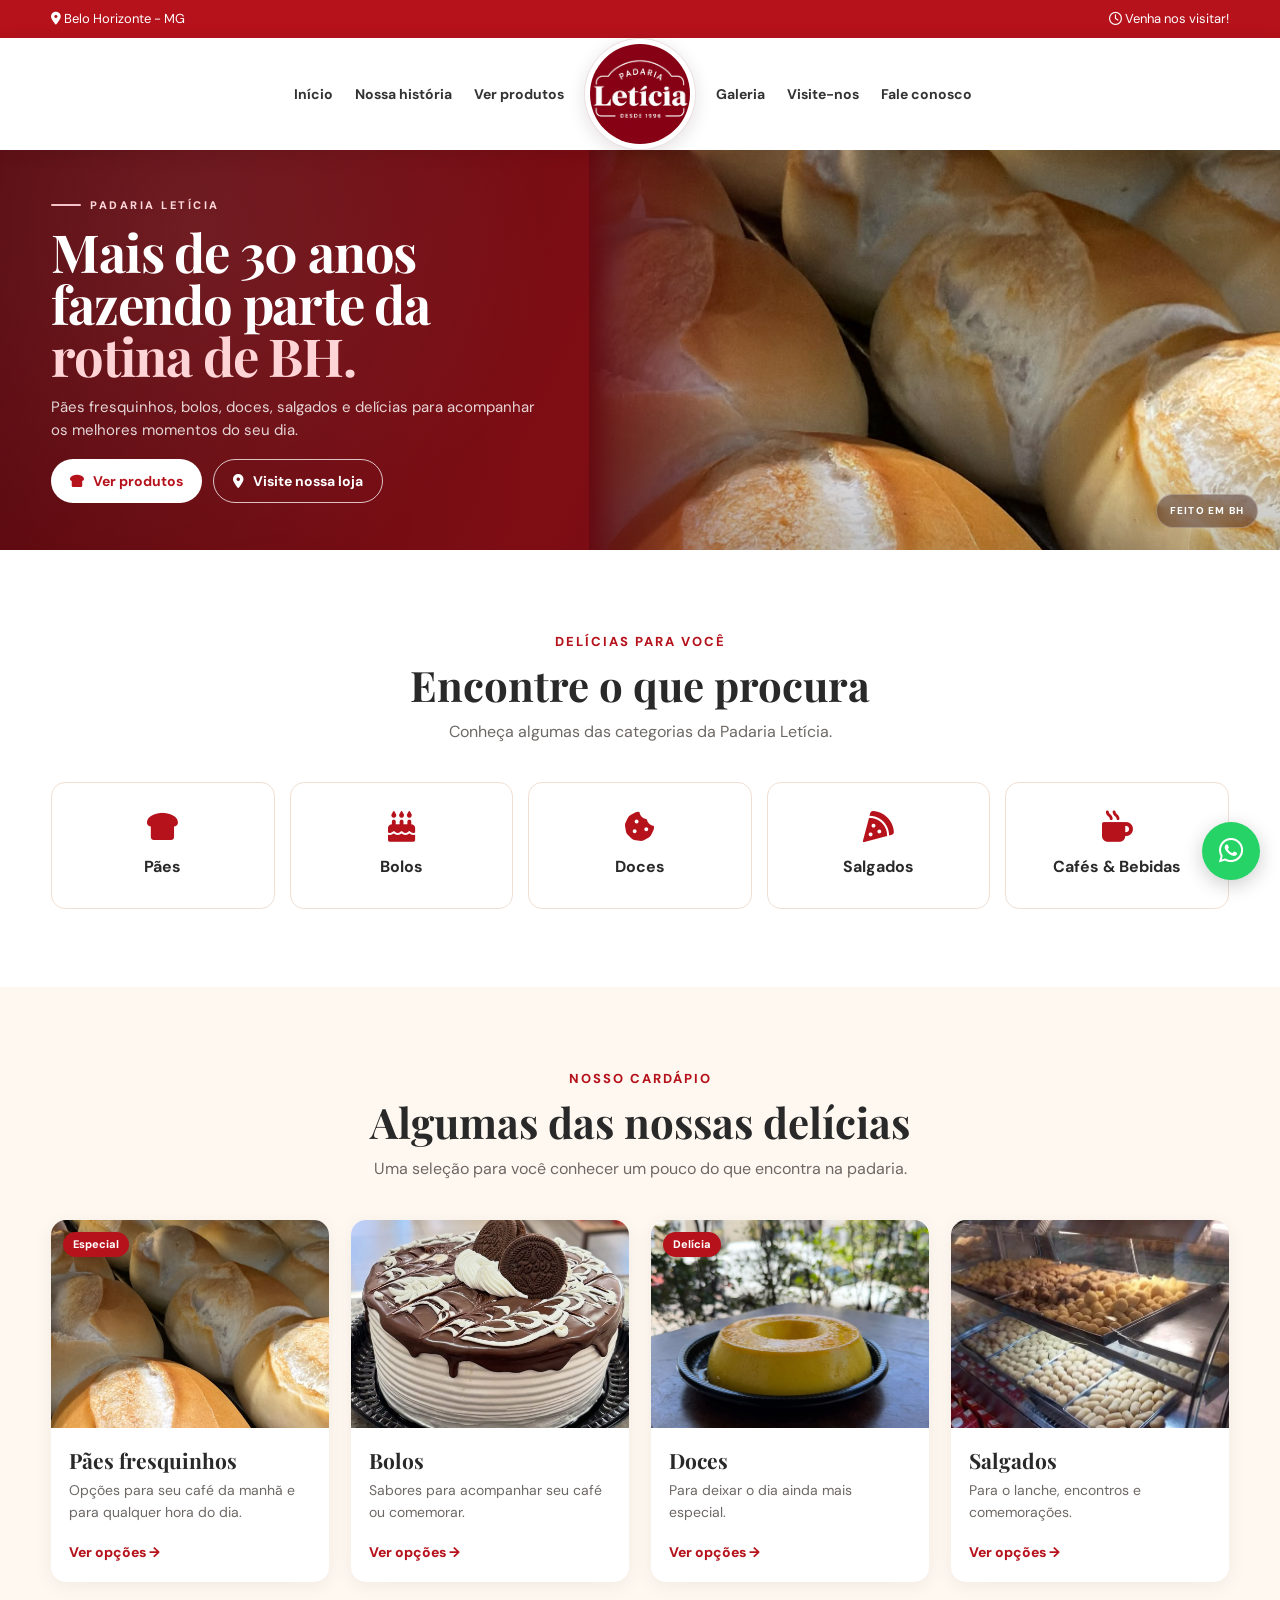
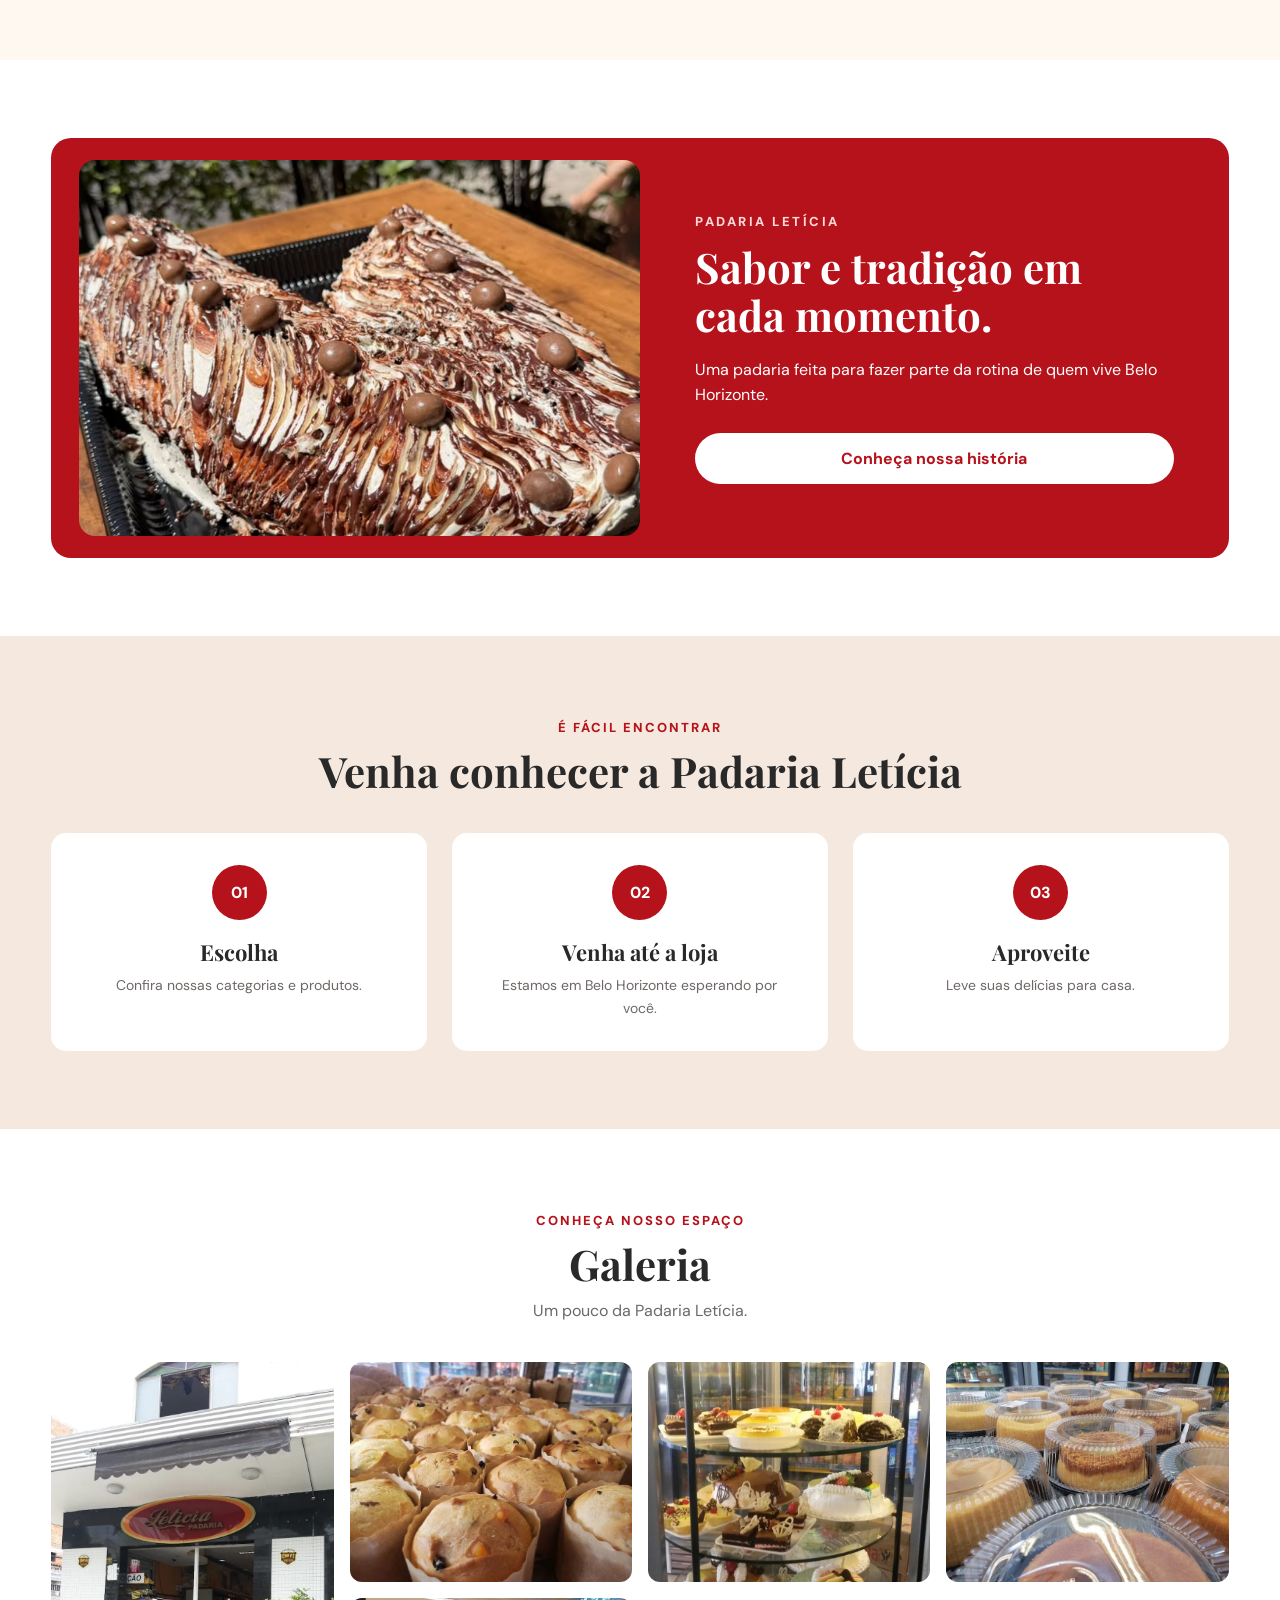
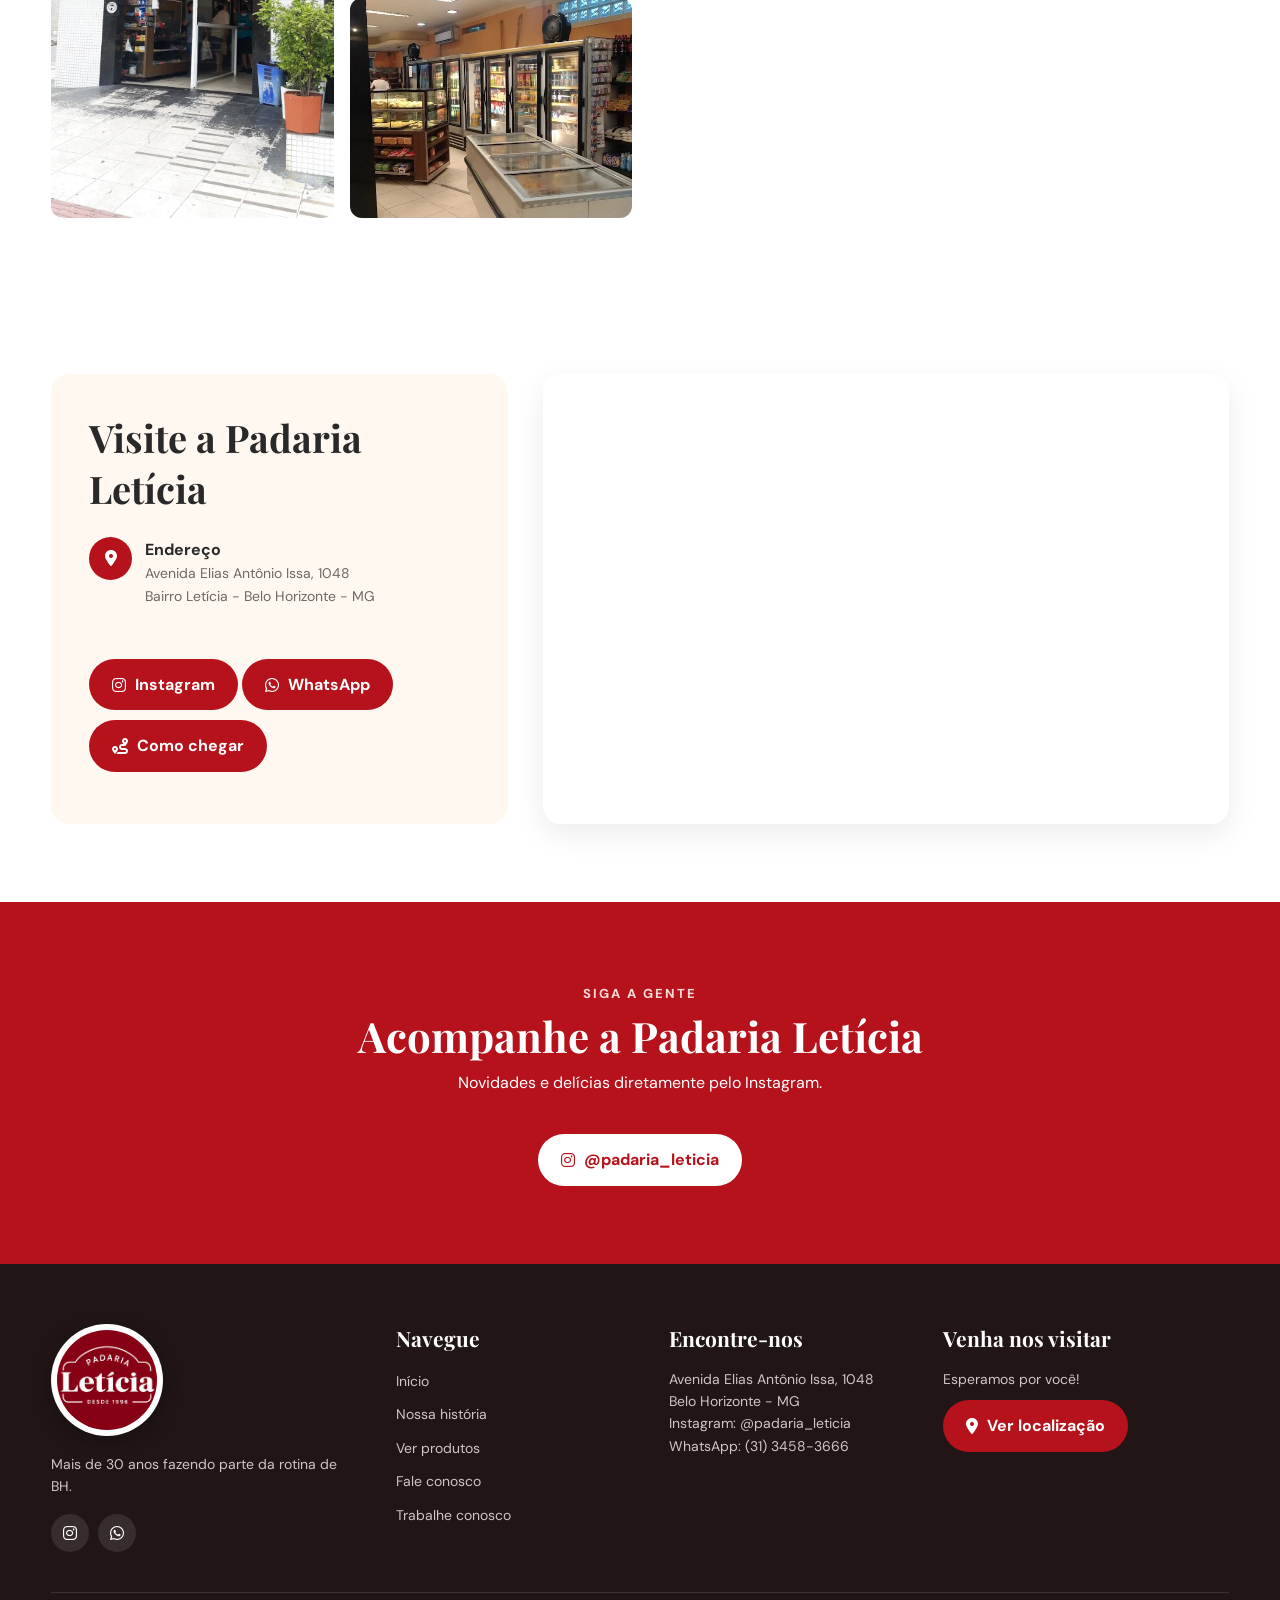
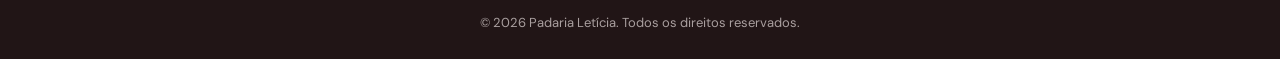
<file: index.html>
<!DOCTYPE html>
<html lang="pt-BR">

<head>
    <meta charset="UTF-8">
    <meta name="viewport" content="width=device-width, initial-scale=1.0">

    <meta name="description"
        content="Padaria Letícia - pães, bolos, doces, salgados e muito sabor em Belo Horizonte.">

    <meta name="theme-color" content="#650b12">

    <title>Padaria Letícia | Mais de 30 anos fazendo parte da rotina de BH</title>

    <link rel="preconnect" href="https://fonts.googleapis.com">
    <link rel="preconnect" href="https://fonts.gstatic.com" crossorigin>

    <link
        href="https://fonts.googleapis.com/css2?family=DM+Sans:wght@400;500;600;700;800&family=Playfair+Display:wght@500;600;700&display=swap"
        rel="stylesheet">

    <link rel="stylesheet"
        href="https://cdnjs.cloudflare.com/ajax/libs/font-awesome/6.5.2/css/all.min.css">

    <link rel="stylesheet" href="style.css">

</head>


<body>


    <!-- =====================================================
         BARRA SUPERIOR
         ===================================================== -->

    <div class="topbar">

        <div class="container">

            <span>
                <i class="fa-solid fa-location-dot"></i>
                Belo Horizonte - MG
            </span>

            <span class="clock">
                <i class="fa-regular fa-clock"></i>
                Venha nos visitar!
            </span>

        </div>

    </div>


    <!-- =====================================================
         CABEÇALHO
         LOGO NO CENTRO
         3 LINKS DE CADA LADO
         ===================================================== -->

    <header>

        <div class="container header">


            <!-- 3 LINKS À ESQUERDA -->

            <nav class="nav-left">

                <a href="index.html">
                    Início
                </a>

                <a href="historia.html">
                    Nossa história
                </a>

                <a href="produtos.html">
                    Ver produtos
                </a>

            </nav>


            <!-- LOGO CENTRAL -->

            <a class="logo" href="index.html">

                <img
                    src="images/logo-padaria.png"
                    alt="Padaria Letícia">

            </a>


            <!-- 3 LINKS À DIREITA -->

            <nav class="nav-right">

                <a href="index.html#galeria">
                    Galeria
                </a>

                <a href="index.html#localizacao">
                    Visite-nos
                </a>

                <a href="contato.html">
                    Fale conosco
                </a>

            </nav>


            <!-- MENU MOBILE -->

            <button
                class="menu"
                aria-label="Abrir menu">

                <i class="fa-solid fa-bars"></i>

            </button>

        </div>

    </header>


    <!-- =====================================================
         CONTEÚDO PRINCIPAL
         ===================================================== -->

    <main>


        <!-- =================================================
             HERO
             ================================================= -->

        <section class="hero">

            <div class="container hero-content">


                <!-- TEXTO -->

                <div class="hero-text">

                    <div class="eyebrow">
                        Padaria Letícia
                    </div>


                    <h1>
                        Mais de 30 anos fazendo parte da
                        <span>rotina de BH.</span>
                    </h1>


                    <p>
                        Pães fresquinhos, bolos, doces, salgados
                        e delícias para acompanhar os melhores
                        momentos do seu dia.
                    </p>


                    <div class="actions">

                        <a
                            class="btn btn-white"
                            href="produtos.html">

                            <i class="fa-solid fa-bread-slice"></i>

                            Ver produtos

                        </a>


                        <a
                            class="btn-outline-white"
                            href="#localizacao">

                            <i class="fa-solid fa-location-dot"></i>

                            Visite nossa loja

                        </a>

                    </div>

                </div>


                <!-- FOTO DO BOLO -->

                <div class="hero-image">

                    <img
                        src="images/paes.jpeg"
                        alt="Doces artesanais da Padaria Letícia">

                    <span class="hero-photo-label">
                        Feito em BH
                    </span>

                </div>


            </div>

        </section>



        <!-- =================================================
             CATEGORIAS
             ================================================= -->

        <section class="section">

            <div class="container">


                <div class="title">

                    <span>
                        Delícias para você
                    </span>

                    <h2>
                        Encontre o que procura
                    </h2>

                    <p>
                        Conheça algumas das categorias
                        da Padaria Letícia.
                    </p>

                </div>


                <div class="grid5">


                    <a
                        class="cat"
                        href="produtos.html#paes">

                        <i class="fa-solid fa-bread-slice"></i>

                        Pães

                    </a>


                    <a
                        class="cat"
                        href="produtos.html#bolos">

                        <i class="fa-solid fa-cake-candles"></i>

                        Bolos

                    </a>


                    <a
                        class="cat"
                        href="produtos.html#doces">

                        <i class="fa-solid fa-cookie-bite"></i>

                        Doces

                    </a>


                    <a
                        class="cat"
                        href="produtos.html#salgados">

                        <i class="fa-solid fa-pizza-slice"></i>

                        Salgados

                    </a>


                    <a
                        class="cat"
                        href="produtos.html#bebidas">

                        <i class="fa-solid fa-mug-hot"></i>

                        Cafés & Bebidas

                    </a>


                </div>

            </div>

        </section>



        <!-- =================================================
             PRODUTOS
             ================================================= -->

        <section class="section cream">

            <div class="container">


                <div class="title">

                    <span>
                        Nosso cardápio
                    </span>

                    <h2>
                        Algumas das nossas delícias
                    </h2>

                    <p>
                        Uma seleção para você conhecer um pouco
                        do que encontra na padaria.
                    </p>

                </div>


                <div class="products">


                    <!-- PÃES -->

                    <article class="card">

                        <div class="card-img">

                            <img
                                src="images/paes.jpeg"
                                alt="Pães">

                            <span class="tag">
                                Especial
                            </span>

                        </div>


                        <div class="card-body">

                            <h3>
                                Pães fresquinhos
                            </h3>

                            <p>
                                Opções para seu café da manhã
                                e para qualquer hora do dia.
                            </p>

                            <a
                                class="link"
                                href="produtos.html#paes">

                                Ver opções →

                            </a>

                        </div>

                    </article>



                    <!-- BOLOS -->

                    <article class="card">

                        <div class="card-img">

                            <img
                                src="images/bolos.jpeg"
                                alt="Bolos">

                        </div>


                        <div class="card-body">

                            <h3>
                                Bolos
                            </h3>

                            <p>
                                Sabores para acompanhar seu café
                                ou comemorar.
                            </p>

                            <a
                                class="link"
                                href="produtos.html#bolos">

                                Ver opções →

                            </a>

                        </div>

                    </article>



                    <!-- DOCES -->

                    <article class="card">

                        <div class="card-img">

                            <img
                                src="images/pudim.jpeg"
                                alt="Doces">

                            <span class="tag">
                                Delícia
                            </span>

                        </div>


                        <div class="card-body">

                            <h3>
                                Doces
                            </h3>

                            <p>
                                Para deixar o dia ainda mais
                                especial.
                            </p>

                            <a
                                class="link"
                                href="produtos.html#doces">

                                Ver opções →

                            </a>

                        </div>

                    </article>



                    <!-- SALGADOS -->

                    <article class="card">

                        <div class="card-img">

                            <img
                                src="images/salgados.jpeg"
                                alt="Salgados">

                        </div>


                        <div class="card-body">

                            <h3>
                                Salgados
                            </h3>

                            <p>
                                Para o lanche, encontros
                                e comemorações.
                            </p>

                            <a
                                class="link"
                                href="produtos.html#salgados">

                                Ver opções →

                            </a>

                        </div>

                    </article>


                </div>

            </div>

        </section>



        <!-- =================================================
             BANNER
             ================================================= -->

        <section class="section">

            <div class="container">

                <div class="banner">


                    <!-- IMAGEM -->

                    <div class="banner-img">

                        <img
                            src="images/doce1.jpeg"
                            alt="Interior da Padaria Letícia">

                    </div>


                    <!-- TEXTO -->

                    <div class="banner-body">

                        <span class="eyebrow">
                            Padaria Letícia
                        </span>

                        <h2>
                            Sabor e tradição em cada momento.
                        </h2>

                        <p>
                            Uma padaria feita para fazer parte
                            da rotina de quem vive Belo Horizonte.
                        </p>


                        <a
                            class="btn btn-white"
                            href="historia.html">

                            Conheça nossa história

                        </a>

                    </div>


                </div>

            </div>

        </section>



        <!-- =================================================
             COMO ENCONTRAR
             ================================================= -->

        <section class="section beige">

            <div class="container">


                <div class="title">

                    <span>
                        É fácil encontrar
                    </span>

                    <h2>
                        Venha conhecer a Padaria Letícia
                    </h2>

                </div>


                <div class="steps">


                    <div class="step">

                        <div class="num">
                            01
                        </div>

                        <h3>
                            Escolha
                        </h3>

                        <p>
                            Confira nossas categorias
                            e produtos.
                        </p>

                    </div>



                    <div class="step">

                        <div class="num">
                            02
                        </div>

                        <h3>
                            Venha até a loja
                        </h3>

                        <p>
                            Estamos em Belo Horizonte
                            esperando por você.
                        </p>

                    </div>



                    <div class="step">

                        <div class="num">
                            03
                        </div>

                        <h3>
                            Aproveite
                        </h3>

                        <p>
                            Leve suas delícias
                            para casa.
                        </p>

                    </div>


                </div>

            </div>

        </section>



        <!-- =================================================
             GALERIA
             ================================================= -->

        <section
            class="section"
            id="galeria">

            <div class="container">


                <div class="title">

                    <span>
                        Conheça nosso espaço
                    </span>

                    <h2>
                        Galeria
                    </h2>

                    <p>
                        Um pouco da Padaria Letícia.
                    </p>

                </div>


                <div class="gallery">


                    <div>

                        <img
                            src="images/fachada.jpeg"
                            alt="Fachada da Padaria Letícia">

                    </div>


                    <div>

                        <img
                            src="images/panetone.jpeg"
                            alt="Padaria Letícia">

                    </div>


                    <div>

                        <img
                            src="images/bolos+.jpeg"
                            alt="Padaria Letícia">

                    </div>


                    <div>

                        <img
                            src="images/tipos_de_bolos.jpeg"
                            alt="Padaria Letícia">

                    </div>


                    <div>

                        <img
                            src="images/interno.jpeg"
                            alt="Padaria Letícia">

                    </div>


                </div>

            </div>

        </section>



        <!-- =================================================
             LOCALIZAÇÃO
             ================================================= -->

        <section
            class="section"
            id="localizacao">

            <div class="container">

                <div class="location">


                    <div class="info">

                        <h2>
                            Visite a Padaria Letícia
                        </h2>


                        <div class="item">

                            <div class="icon">

                                <i class="fa-solid fa-location-dot"></i>

                            </div>


                            <div>

                                <strong>
                                    Endereço
                                </strong>

                                <p>
                                    Avenida Elias Antônio Issa, 1048<br>
                                    Bairro Letícia - Belo Horizonte - MG
                                </p>

                            </div>

                        </div>



                        <div class="item">

                            
                        </div>


                        <!-- INSTAGRAM -->

                        <a
                            class="btn btn-red"
                            href="https://www.instagram.com/padaria_leticia_?utm_source=ig_web_button_share_sheet&psln=ZDNlZDc0MzIxNw=="
                            target="_blank"
                            rel="noopener noreferrer">

                            <i class="fa-brands fa-instagram"></i>

                            Instagram

                        </a>


                        <!-- WHATSAPP -->

                        <a
                            class="btn btn-red"
                            href="https://wa.me/553134583666"
                            target="_blank"
                            rel="noopener noreferrer"
                            style="margin-top:10px;">

                            <i class="fa-brands fa-whatsapp"></i>

                            WhatsApp

                        </a>


                        <!-- COMO CHEGAR -->

                        <a
                            class="btn btn-red"
                            target="_blank"
                            rel="noopener noreferrer"
                            href="https://www.google.com/maps/search/?api=1&query=Avenida+Elias+Antônio+Issa,+1048,+Belo+Horizonte,+MG"
                            style="margin-top:10px;">

                            <i class="fa-solid fa-route"></i>

                            Como chegar

                        </a>

                    </div>



                    <div class="map">

                        <iframe
                            src="https://www.google.com/maps?q=Avenida%20Elias%20Antônio%20Issa,%201048,%20Belo%20Horizonte,%20MG&output=embed"
                            loading="lazy">
                        </iframe>

                    </div>


                </div>

            </div>

        </section>



        <!-- =================================================
             INSTAGRAM
             ================================================= -->

        <section class="section instagram">

            <div class="container">


                <div class="title">

                    <span>
                        Siga a gente
                    </span>

                    <h2>
                        Acompanhe a Padaria Letícia
                    </h2>

                    <p>
                        Novidades e delícias diretamente
                        pelo Instagram.
                    </p>

                </div>


                <a
                    class="btn btn-white"
                    href="https://www.instagram.com/padaria_leticia_?utm_source=ig_web_button_share_sheet&psln=ZDNlZDc0MzIxNw=="
                    target="_blank"
                    rel="noopener noreferrer">

                    <i class="fa-brands fa-instagram"></i>

                    @padaria_leticia

                </a>


            </div>

        </section>


    </main>



    <!-- =====================================================
         RODAPÉ
         ===================================================== -->

    <footer class="footer">

        <div class="container">

            <div class="footer-grid">


                <!-- LOGO -->

                <div>

                    <img
                        class="footer-logo"
                        src="images/logo-padaria.png"
                        alt="Padaria Letícia">


                    <p>
                        Mais de 30 anos fazendo parte
                        da rotina de BH.
                    </p>


                    <div class="social">

                        <!-- INSTAGRAM -->

                        <a
                            href="https://www.instagram.com/padaria_leticia_?utm_source=ig_web_button_share_sheet&psln=ZDNlZDc0MzIxNw=="
                            target="_blank"
                            rel="noopener noreferrer"
                            aria-label="Instagram">

                            <i class="fa-brands fa-instagram"></i>

                        </a>


                        <!-- WHATSAPP -->

                        <a
                            href="https://wa.me/553134583666"
                            target="_blank"
                            rel="noopener noreferrer"
                            aria-label="WhatsApp">

                            <i class="fa-brands fa-whatsapp"></i>

                        </a>

                    </div>

                </div>



                <!-- NAVEGAÇÃO -->

                <div>

                    <h3>
                        Navegue
                    </h3>


                    <ul>

                        <li>
                            <a href="index.html">
                                Início
                            </a>
                        </li>

                        <li>
                            <a href="historia.html">
                                Nossa história
                            </a>
                        </li>

                        <li>
                            <a href="produtos.html">
                                Ver produtos
                            </a>
                        </li>

                        <li>
                            <a href="contato.html">
                                Fale conosco
                            </a>
                        </li>

                        <li>
                            <a href="trabalhe-conosco.html">
                                Trabalhe conosco
                            </a>
                        </li>

                    </ul>

                </div>



                <!-- ENDEREÇO -->

                <div>

                    <h3>
                        Encontre-nos
                    </h3>

                    <p>
                        Avenida Elias Antônio Issa, 1048
                    </p>

                    <p>
                        Belo Horizonte - MG
                    </p>

                    <p>
                        Instagram:

                        <a
                            href="https://www.instagram.com/padaria_leticia_?utm_source=ig_web_button_share_sheet&psln=ZDNlZDc0MzIxNw=="
                            target="_blank"
                            rel="noopener noreferrer">

                            @padaria_leticia

                        </a>

                    </p>

                    <p>
                        WhatsApp:

                        <a
                            href="https://wa.me/553134583666"
                            target="_blank"
                            rel="noopener noreferrer">

                            (31) 3458-3666

                        </a>

                    </p>

                </div>



                <!-- VISITE -->

                <div>

                    <h3>
                        Venha nos visitar
                    </h3>

                    <p>
                        Esperamos por você!
                    </p>


                    <a
                        class="btn btn-red"
                        style="margin-top:10px"
                        href="index.html#localizacao">

                        <i class="fa-solid fa-location-dot"></i>

                        Ver localização

                    </a>

                </div>


            </div>


            <div class="bottom">

                © 2026 Padaria Letícia.
                Todos os direitos reservados.

            </div>

        </div>

    </footer>



    <!-- =====================================================
         BOTÃO WHATSAPP FLUTUANTE
         ===================================================== -->

    <a
        class="whatsapp"
        href="https://wa.me/553134583666"
        target="_blank"
        rel="noopener noreferrer"
        aria-label="Falar com a Padaria Letícia pelo WhatsApp">

        <i class="fa-brands fa-whatsapp"></i>

    </a>



    <!-- JAVASCRIPT -->

    <script src="script.js"></script>


</body>

</html>
</file>
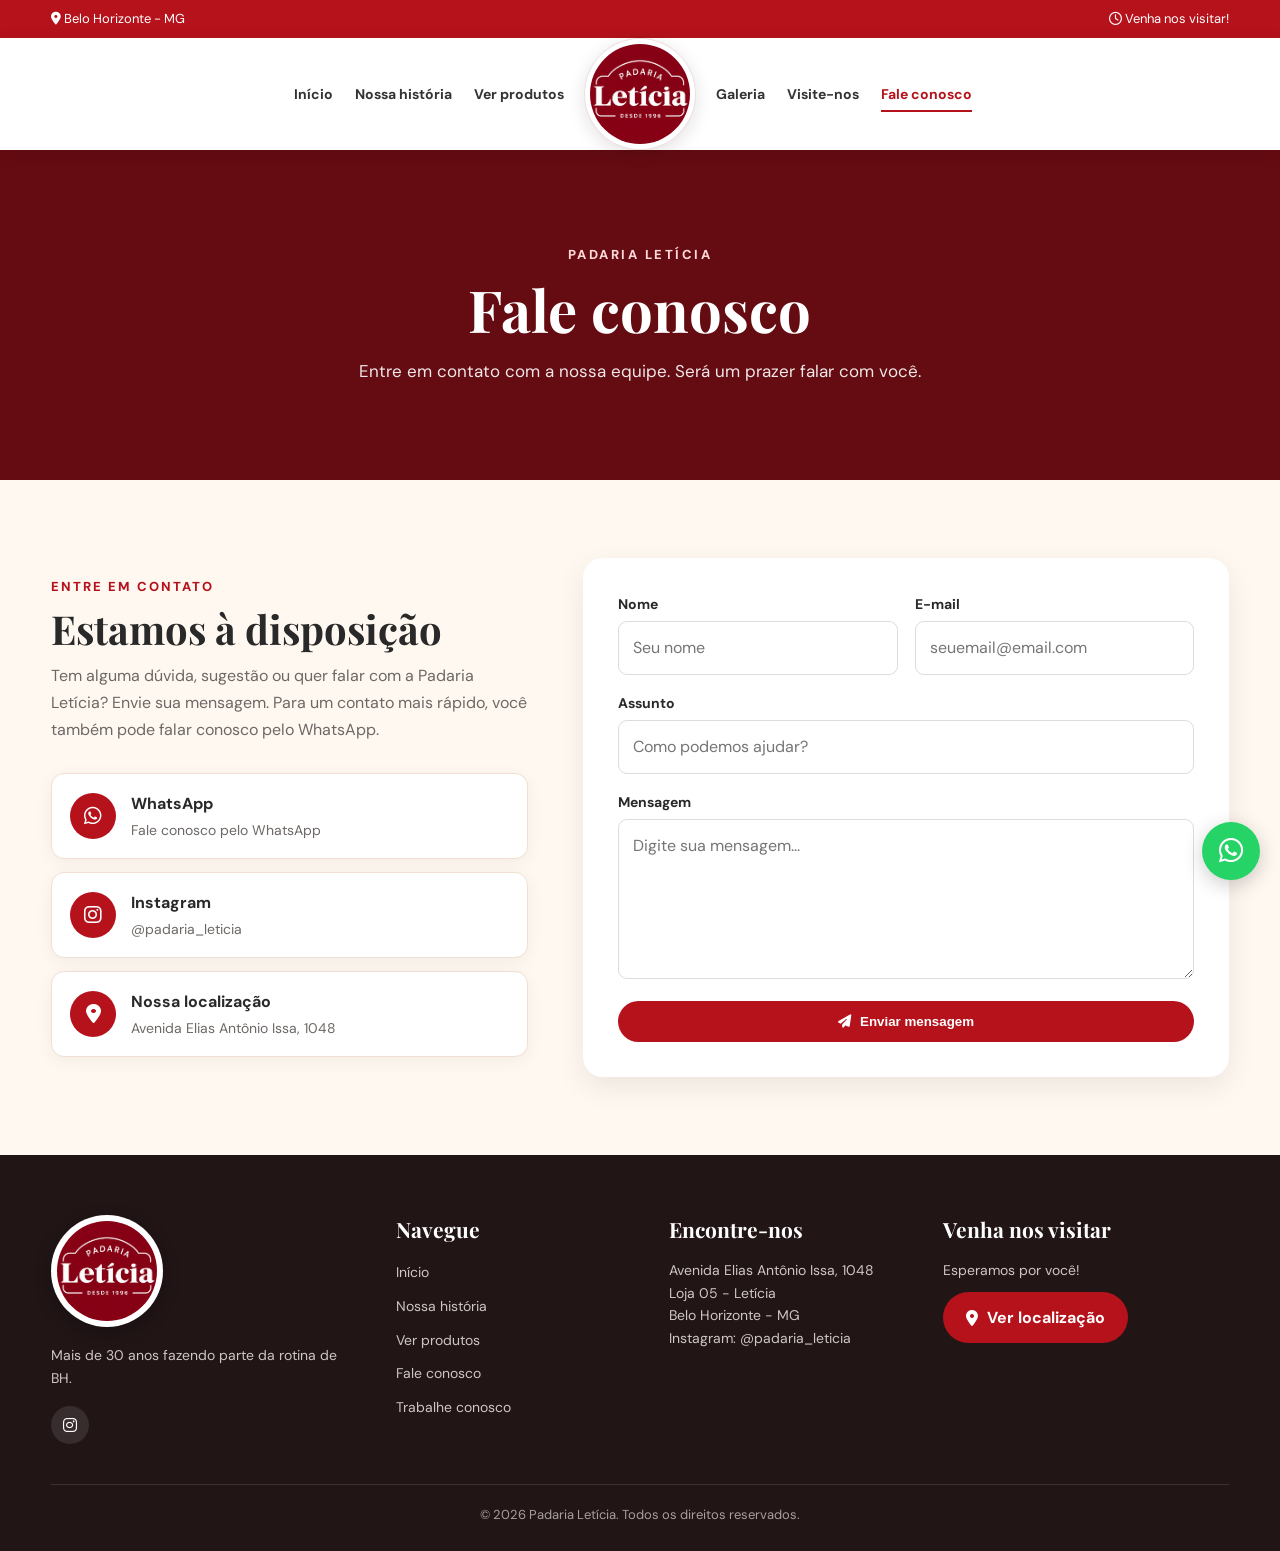
<file: contato.html>
<!DOCTYPE html>
<html lang="pt-BR">

<head>
    <meta charset="UTF-8">
    <meta name="viewport" content="width=device-width, initial-scale=1.0">

    <meta name="description"
        content="Fale com a Padaria Letícia. Entre em contato conosco e envie sua mensagem.">

    <meta name="theme-color" content="#b5121b">

    <title>Fale conosco | Padaria Letícia</title>

    <!-- Google Fonts -->
    <link rel="preconnect" href="https://fonts.googleapis.com">
    <link rel="preconnect" href="https://fonts.gstatic.com" crossorigin>

    <link
        href="https://fonts.googleapis.com/css2?family=DM+Sans:wght@400;500;600;700;800&family=Playfair+Display:wght@500;600;700&display=swap"
        rel="stylesheet">

    <!-- Font Awesome -->
    <link
        rel="stylesheet"
        href="https://cdnjs.cloudflare.com/ajax/libs/font-awesome/6.5.2/css/all.min.css"
    >

    <!-- CSS -->
    <link rel="stylesheet" href="style.css">
</head>

<body>

    <!-- =========================
         BARRA SUPERIOR
    ========================== -->
    <div class="topbar">
        <div class="container topbar-content">

            <span>
                <i class="fa-solid fa-location-dot"></i>
                Belo Horizonte - MG
            </span>

            <span>
                <i class="fa-regular fa-clock"></i>
                Venha nos visitar!
            </span>

        </div>
    </div>


    <!-- =========================
         CABEÇALHO
    ========================== -->
    <header class="site-header">

        <div class="container header">

            <!-- Menu esquerdo -->
            <nav class="nav nav-left">

                <a href="index.html">
                    Início
                </a>

                <a href="historia.html">
                    Nossa história
                </a>

                <a href="produtos.html">
                    Ver produtos
                </a>

            </nav>


            <!-- LOGO CENTRALIZADO -->
            <a class="logo" href="index.html">
                <img
                    src="images/logo-padaria.png"
                    alt="Padaria Letícia"
                >
            </a>


            <!-- Menu direito -->
            <nav class="nav nav-right">

                <a href="index.html#galeria">
                    Galeria
                </a>

                <a href="index.html#localizacao">
                    Visite-nos
                </a>

                <a href="contato.html" class="active">
                    Fale conosco
                </a>

            </nav>

        

            <!-- Menu mobile -->
            <button
                class="menu"
                aria-label="Abrir menu"
                type="button"
            >
                <i class="fa-solid fa-bars"></i>
            </button>

        </div>

    </header>


    <!-- =========================
         CONTEÚDO PRINCIPAL
    ========================== -->
    <main>

        <!-- TÍTULO DA PÁGINA -->
        <section class="page-hero">

            <div class="container">

                <div class="eyebrow">
                    Padaria Letícia
                </div>

                <h1>
                    Fale conosco
                </h1>

                <p>
                    Entre em contato com a nossa equipe.
                    Será um prazer falar com você.
                </p>

            </div>

        </section>


        <!-- =========================
             FORMULÁRIO
        ========================== -->
        <section class="section contact-section">

            <div class="container">

                <div class="contact-grid">

                    <!-- TEXTO -->
                    <div class="contact-info">

                        <div class="title">

                            <span>
                                Entre em contato
                            </span>

                            <h2>
                                Estamos à disposição
                            </h2>

                            <p>
                                Tem alguma dúvida, sugestão ou quer falar
                                com a Padaria Letícia? Envie sua mensagem.
                                Para um contato mais rápido, você também
                                pode falar conosco pelo WhatsApp.
                            </p>

                        </div>


                        <!-- WhatsApp -->
                        <a
                            class="contact-card"
                            href="https://wa.me/553134583666"
                            target="_blank"
                            rel="noopener noreferrer"
                        >

                            <div class="contact-icon">
                                <i class="fa-brands fa-whatsapp"></i>
                            </div>

                            <div>
                                <strong>
                                    WhatsApp
                                </strong>

                                <span>
                                    Fale conosco pelo WhatsApp
                                </span>
                            </div>

                        </a>


                        <!-- Instagram -->
                        <a
                            class="contact-card"
                            href="https://www.instagram.com/padaria_leticia_?utm_source=ig_web_button_share_sheet&stkn=ZDNlZDc0MzIxNw=="
                            target="_blank"
                            rel="noopener noreferrer"
                        >

                            <div class="contact-icon">
                                <i class="fa-brands fa-instagram"></i>
                            </div>

                            <div>
                                <strong>
                                    Instagram
                                </strong>

                                <span>
                                    @padaria_leticia
                                </span>
                            </div>

                        </a>


                        <!-- Localização -->
                        <a
                            class="contact-card"
                            href="index.html#localizacao"
                        >

                            <div class="contact-icon">
                                <i class="fa-solid fa-location-dot"></i>
                            </div>

                            <div>
                                <strong>
                                    Nossa localização
                                </strong>

                                <span>
                                    Avenida Elias Antônio Issa, 1048
                                </span>
                            </div>

                        </a>

                    </div>


                    <!-- FORMULÁRIO -->
                    <div class="contact-form-box">

                        <form
                            class="form"
                            onsubmit="event.preventDefault(); alert('Mensagem preparada! Em breve podemos conectar este formulário a um serviço de envio de e-mail.');"
                        >

                            <div class="form-grid">

                                <div class="field">

                                    <label for="nome">
                                        Nome
                                    </label>

                                    <input
                                        id="nome"
                                        type="text"
                                        placeholder="Seu nome"
                                        required
                                    >

                                </div>


                                <div class="field">

                                    <label for="email">
                                        E-mail
                                    </label>

                                    <input
                                        id="email"
                                        type="email"
                                        placeholder="seuemail@email.com"
                                        required
                                    >

                                </div>


                                <div class="field full">

                                    <label for="assunto">
                                        Assunto
                                    </label>

                                    <input
                                        id="assunto"
                                        type="text"
                                        placeholder="Como podemos ajudar?"
                                        required
                                    >

                                </div>


                                <div class="field full">

                                    <label for="mensagem">
                                        Mensagem
                                    </label>

                                    <textarea
                                        id="mensagem"
                                        placeholder="Digite sua mensagem..."
                                        required
                                    ></textarea>

                                </div>


                                <div class="field full">

                                    <button
                                        class="btn btn-red form-button"
                                        type="submit"
                                    >

                                        <i class="fa-solid fa-paper-plane"></i>

                                        Enviar mensagem

                                    </button>

                                </div>

                            </div>

                        </form>

                    </div>

                </div>

            </div>

        </section>

    </main>


    <!-- =========================
         RODAPÉ
    ========================== -->
    <footer class="footer">

        <div class="container">

            <div class="footer-grid">

                <!-- Coluna 1 -->
                <div>

                    <img
                        class="footer-logo"
                        src="images/logo-padaria.png"
                        alt="Padaria Letícia"
                    >

                    <p>
                        Mais de 30 anos fazendo parte
                        da rotina de BH.
                    </p>

                    <div class="social">

                        <a
                            href="https://www.instagram.com/padaria_leticia_?utm_source=ig_web_button_share_sheet&stkn=ZDNlZDc0MzIxNw=="
                            target="_blank"
                            rel="noopener noreferrer"
                            aria-label="Instagram"
                        >
                            <i class="fa-brands fa-instagram"></i>
                        </a>

                    </div>

                </div>


                <!-- Coluna 2 -->
                <div>

                    <h3>
                        Navegue
                    </h3>

                    <ul>

                        <li>
                            <a href="index.html">
                                Início
                            </a>
                        </li>

                        <li>
                            <a href="historia.html">
                                Nossa história
                            </a>
                        </li>

                        <li>
                            <a href="produtos.html">
                                Ver produtos
                            </a>
                        </li>

                        <li>
                            <a href="contato.html">
                                Fale conosco
                            </a>
                        </li>

                        <li>
                            <a href="trabalhe-conosco.html">
                                Trabalhe conosco
                            </a>
                        </li>

                    </ul>

                </div>


                <!-- Coluna 3 -->
                <div>

                    <h3>
                        Encontre-nos
                    </h3>

                    <p>
                        Avenida Elias Antônio Issa, 1048
                    </p>

                    <p>
                        Loja 05 - Letícia
                    </p>

                    <p>
                        Belo Horizonte - MG
                    </p>

                    <p>
                        Instagram: @padaria_leticia
                    </p>

                </div>


                <!-- Coluna 4 -->
                <div>

                    <h3>
                        Venha nos visitar
                    </h3>

                    <p>
                        Esperamos por você!
                    </p>

                    <a
                        class="btn btn-red"
                        style="margin-top: 10px;"
                        href="index.html#localizacao"
                    >

                        <i class="fa-solid fa-location-dot"></i>

                        Ver localização

                    </a>

                </div>

            </div>


            <!-- Copyright -->
            <div class="bottom">

                © 2026 Padaria Letícia.
                Todos os direitos reservados.

            </div>

        </div>

    </footer>


    <!-- =========================
         WHATSAPP FLUTUANTE
    ========================== -->
    <a
        class="whatsapp"
        href="https://wa.me/553134583666"
        target="_blank"
        rel="noopener noreferrer"
        aria-label="WhatsApp"
    >

        <i class="fa-brands fa-whatsapp"></i>

    </a>


    <!-- JavaScript -->
    <script src="script.js"></script>

</body>

</html>
</file>
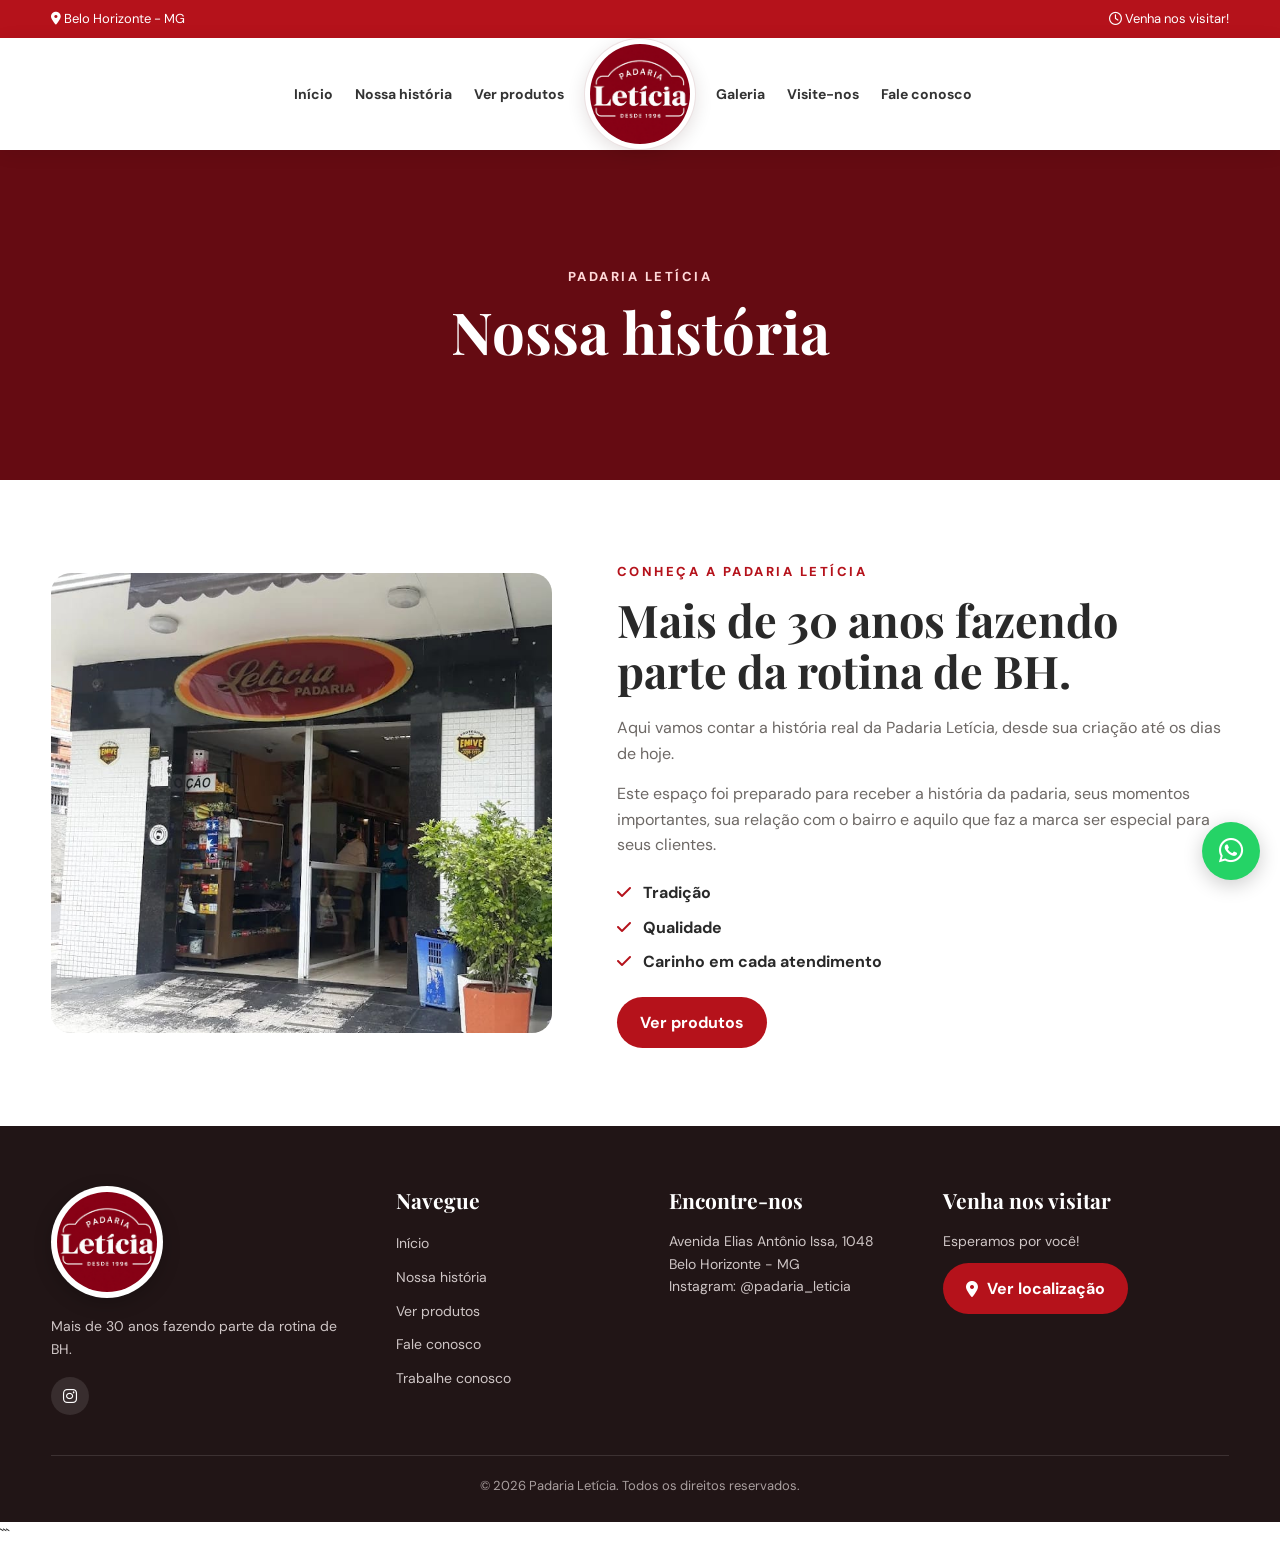
<file: historia.html>
<!DOCTYPE html>
<html lang="pt-BR">

<head>

    <meta charset="UTF-8">

    <meta name="viewport" content="width=device-width, initial-scale=1.0">

    <meta name="description"
        content="Padaria Letícia - pães, bolos, doces, salgados e muito sabor em Belo Horizonte.">

    <meta name="theme-color" content="#b5121b">

    <title>Nossa história | Padaria Letícia</title>

    <!-- GOOGLE FONTS -->
    <link rel="preconnect" href="https://fonts.googleapis.com">
    <link rel="preconnect" href="https://fonts.gstatic.com" crossorigin>

    <link
        href="https://fonts.googleapis.com/css2?family=DM+Sans:wght@400;500;600;700;800&family=Playfair+Display:wght@500;600;700&display=swap"
        rel="stylesheet">

    <!-- FONT AWESOME -->
    <link rel="stylesheet"
        href="https://cdnjs.cloudflare.com/ajax/libs/font-awesome/6.5.2/css/all.min.css">

    <!-- CSS -->
    <link rel="stylesheet" href="style.css">

</head>


<body>


    <!-- =====================================================
         BARRA SUPERIOR
    ====================================================== -->

    <div class="topbar">

        <div class="container">

            <span>
                <i class="fa-solid fa-location-dot"></i>
                Belo Horizonte - MG
            </span>

            <span class="clock">
                <i class="fa-regular fa-clock"></i>
                Venha nos visitar!
            </span>

        </div>

    </div>


    <!-- =====================================================
         CABEÇALHO
         3 LINKS À ESQUERDA
         LOGO NO CENTRO
         3 LINKS À DIREITA
    ====================================================== -->

    <header>

        <div class="container header">


            <!-- MENU ESQUERDO -->

            <nav class="nav-left">

                <a href="index.html">
                    Início
                </a>

                <a href="historia.html">
                    Nossa história
                </a>

                <a href="produtos.html">
                    Ver produtos
                </a>

            </nav>


            <!-- LOGO CENTRAL -->

            <a class="logo" href="index.html">

                <img
                    src="images/logo-padaria.png"
                    alt="Padaria Letícia">

            </a>


            <!-- MENU DIREITO -->

            <nav class="nav-right">

                <a href="index.html#galeria">
                    Galeria
                </a>

                <a href="index.html#localizacao">
                    Visite-nos
                </a>

                <a href="contato.html">
                    Fale conosco
                </a>

            </nav>


            <!-- MENU MOBILE -->

            <button
                class="menu"
                aria-label="Abrir menu">

                <i class="fa-solid fa-bars"></i>

            </button>


        </div>

    </header>


    <!-- =====================================================
         CONTEÚDO PRINCIPAL
    ====================================================== -->

    <main>


        <!-- =================================================
             HERO DA PÁGINA
        ================================================== -->

        <section class="page-hero">

            <div>

                <div class="eyebrow">
                    Padaria Letícia
                </div>

                <h1>
                    Nossa história
                </h1>

            </div>

        </section>


        <!-- =================================================
             HISTÓRIA
        ================================================== -->

        <section class="section">

            <div class="container">

                <div class="about">


                    <!-- FOTO -->

                    <img
                        src="images/fachada.jpeg"
                        alt="Padaria Letícia">


                    <!-- TEXTO -->

                    <div>

                        <span
                            class="eyebrow"
                            style="color:var(--red)">

                            Conheça a Padaria Letícia

                        </span>


                        <h2>
                            Mais de 30 anos fazendo parte da rotina de BH.
                        </h2>


                        <p>
                            Aqui vamos contar a história real da Padaria Letícia,
                            desde sua criação até os dias de hoje.
                        </p>


                        <p>
                            Este espaço foi preparado para receber a história
                            da padaria, seus momentos importantes, sua relação
                            com o bairro e aquilo que faz a marca ser especial
                            para seus clientes.
                        </p>


                        <!-- DIFERENCIAIS -->

                        <ul class="checks">

                            <li>
                                <i class="fa-solid fa-check"></i>
                                Tradição
                            </li>

                            <li>
                                <i class="fa-solid fa-check"></i>
                                Qualidade
                            </li>

                            <li>
                                <i class="fa-solid fa-check"></i>
                                Carinho em cada atendimento
                            </li>

                        </ul>


                        <!-- BOTÃO -->

                        <a
                            class="btn btn-red"
                            href="produtos.html">

                            Ver produtos

                        </a>


                    </div>

                </div>

            </div>

        </section>


    </main>


    <!-- =====================================================
         RODAPÉ
    ====================================================== -->

    <footer class="footer">

        <div class="container">

            <div class="footer-grid">


                <!-- COLUNA 1 -->

                <div>

                    <img
                        class="footer-logo"
                        src="images/logo-padaria.png"
                        alt="Padaria Letícia">


                    <p>
                        Mais de 30 anos fazendo parte da rotina de BH.
                    </p>


                    <div class="social">

                        <a
                            href="https://www.instagram.com/padaria_leticia_?utm_source=ig_web_button_share_sheet&stkn=ZDNlZDc0MzIxNw=="
                            target="_blank"
                            aria-label="Instagram">

                            <i class="fa-brands fa-instagram"></i>

                        </a>

                    </div>

                </div>


                <!-- COLUNA 2 -->

                <div>

                    <h3>
                        Navegue
                    </h3>

                    <ul>

                        <li>
                            <a href="index.html">
                                Início
                            </a>
                        </li>

                        <li>
                            <a href="historia.html">
                                Nossa história
                            </a>
                        </li>

                        <li>
                            <a href="produtos.html">
                                Ver produtos
                            </a>
                        </li>

                        <li>
                            <a href="contato.html">
                                Fale conosco
                            </a>
                        </li>

                        <li>
                            <a href="trabalhe-conosco.html">
                                Trabalhe conosco
                            </a>
                        </li>

                    </ul>

                </div>


                <!-- COLUNA 3 -->

                <div>

                    <h3>
                        Encontre-nos
                    </h3>

                    <p>
                        Avenida Elias Antônio Issa, 1048
                    </p>

                    <p>
                        Belo Horizonte - MG
                    </p>

                    <p>
                        Instagram: @padaria_leticia
                    </p>

                </div>


                <!-- COLUNA 4 -->

                <div>

                    <h3>
                        Venha nos visitar
                    </h3>

                    <p>
                        Esperamos por você!
                    </p>


                    <a
                        class="btn btn-red"
                        style="margin-top:10px"
                        href="index.html#localizacao">

                        <i class="fa-solid fa-location-dot"></i>

                        Ver localização

                    </a>

                </div>


            </div>


            <!-- COPYRIGHT -->

            <div class="bottom">

                © 2026 Padaria Letícia.
                Todos os direitos reservados.

            </div>

        </div>

    </footer>


    <!-- =====================================================
         WHATSAPP
    ====================================================== -->

    <a
        class="whatsapp"
        href="https://wa.me/553134583666"
        target="_blank"
        aria-label="WhatsApp">

        <i class="fa-brands fa-whatsapp"></i>

    </a>


    <!-- JAVASCRIPT -->

    <script src="script.js"></script>

</body>

</html>
```
</file>
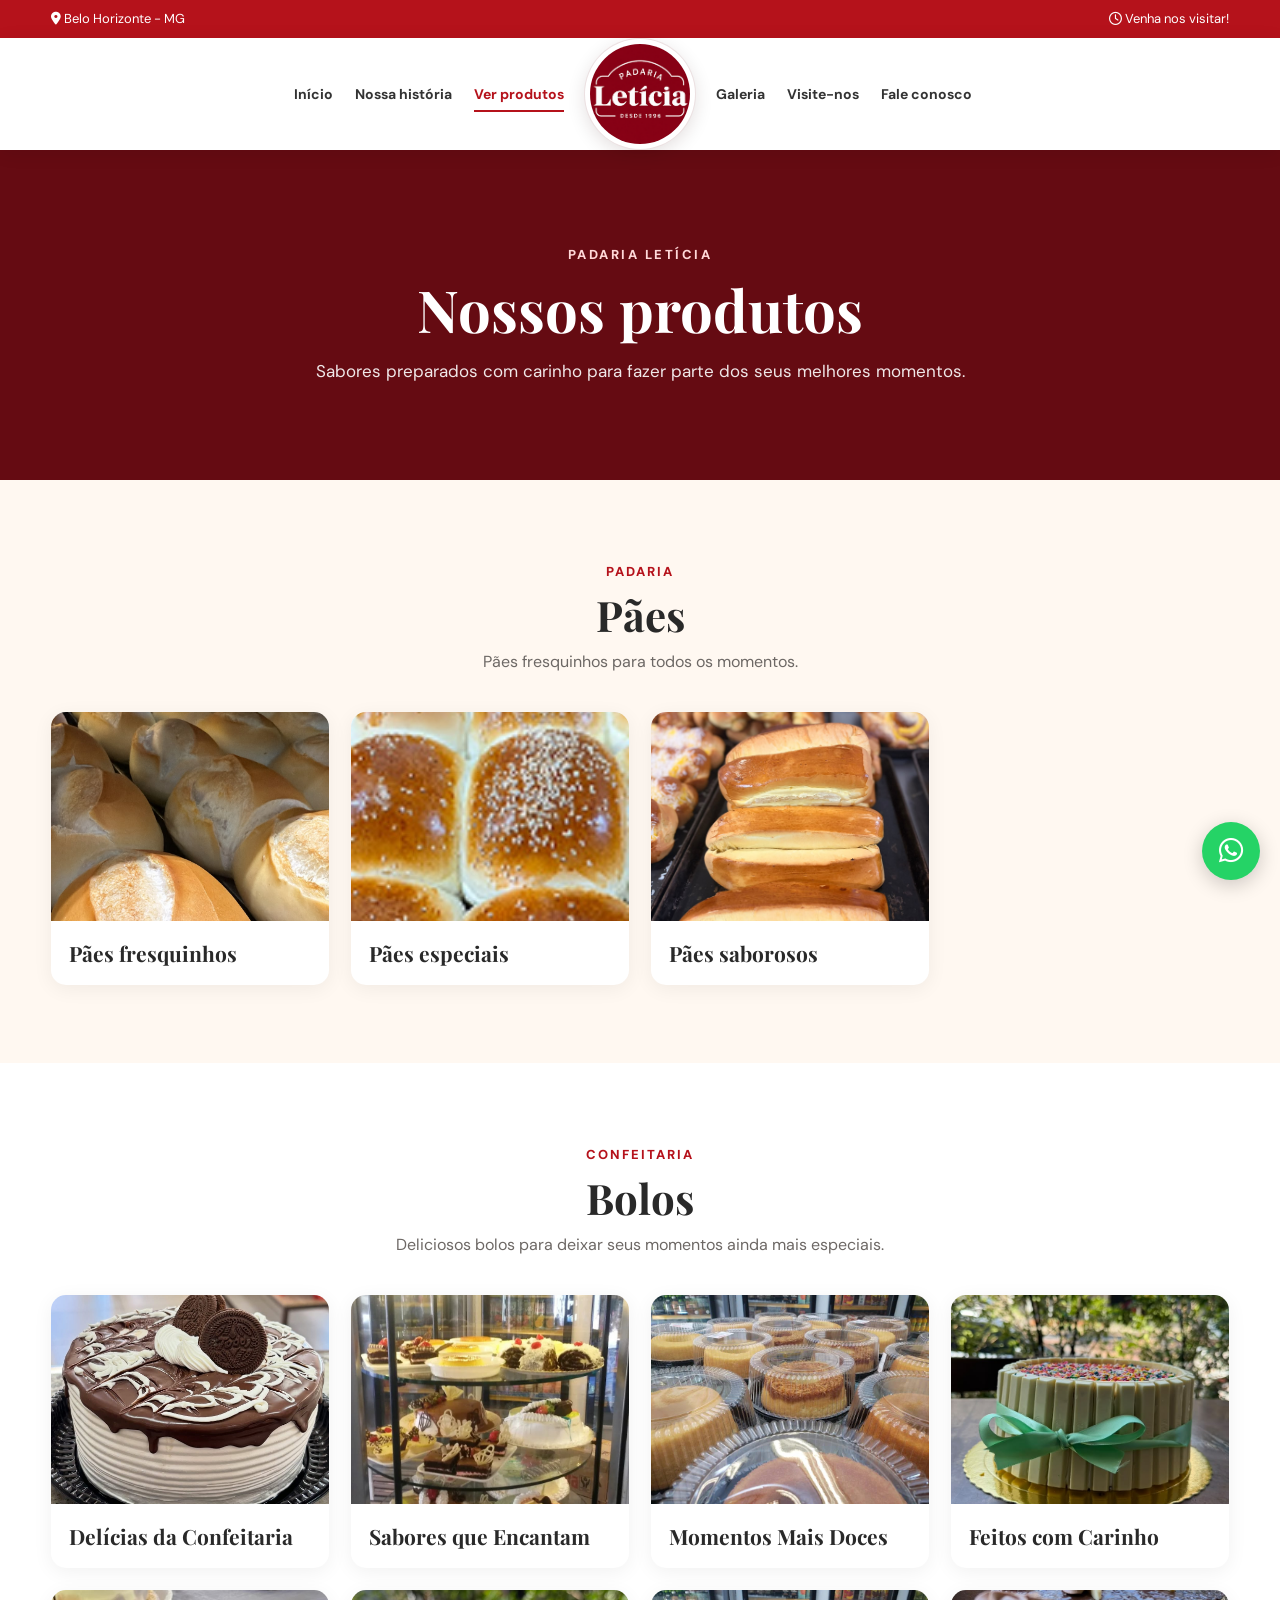
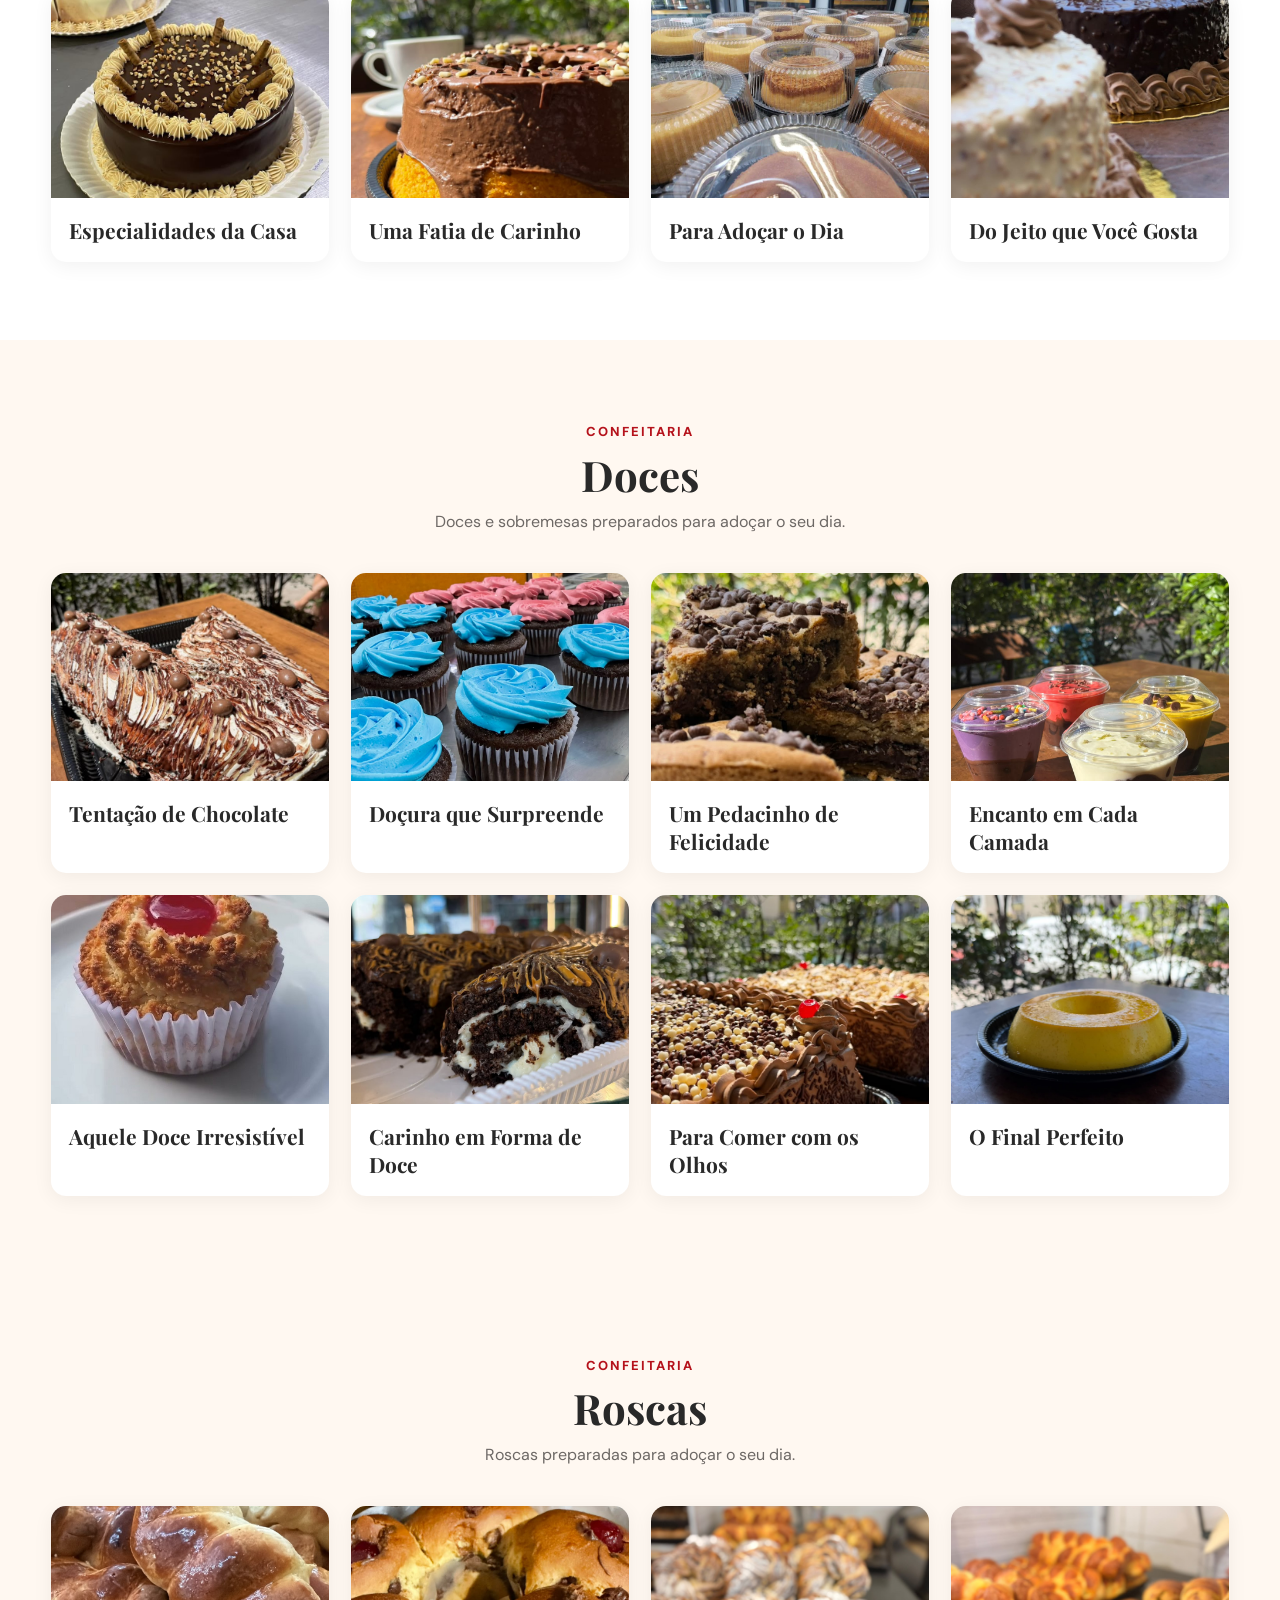
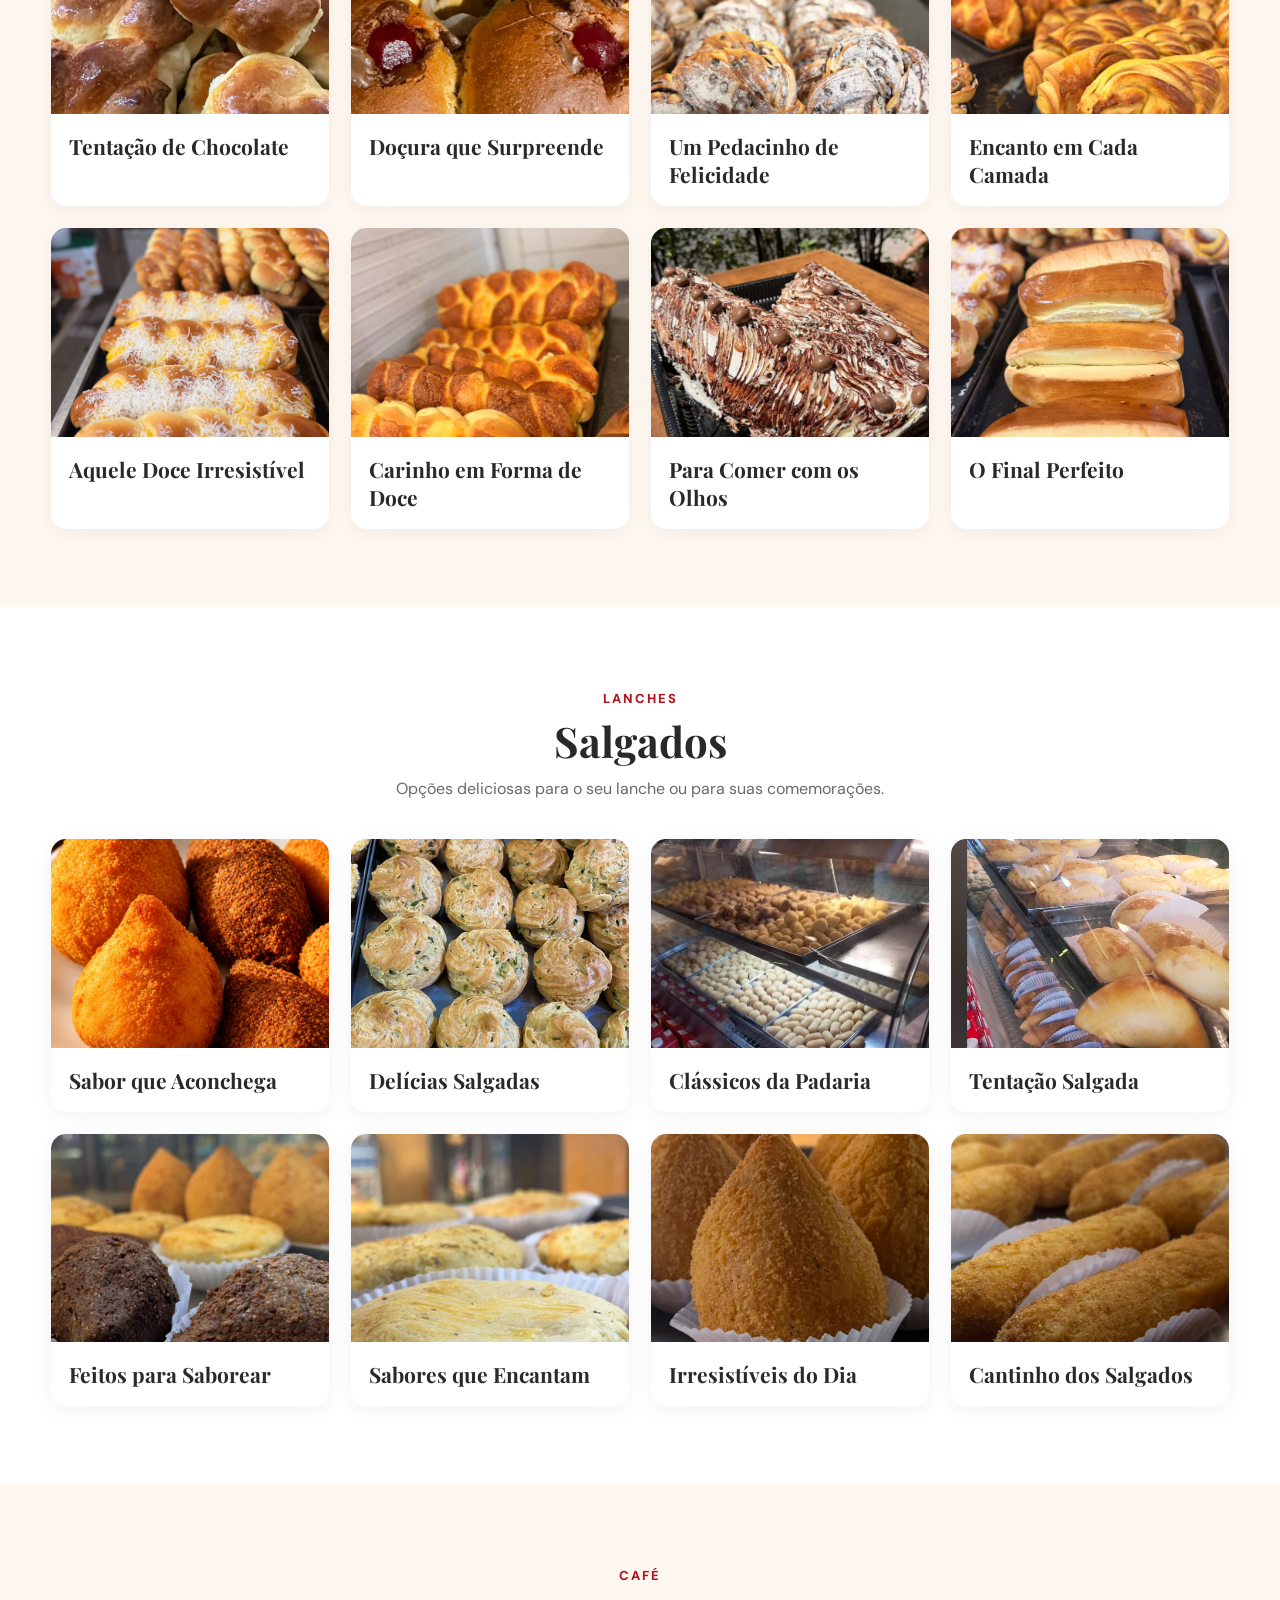
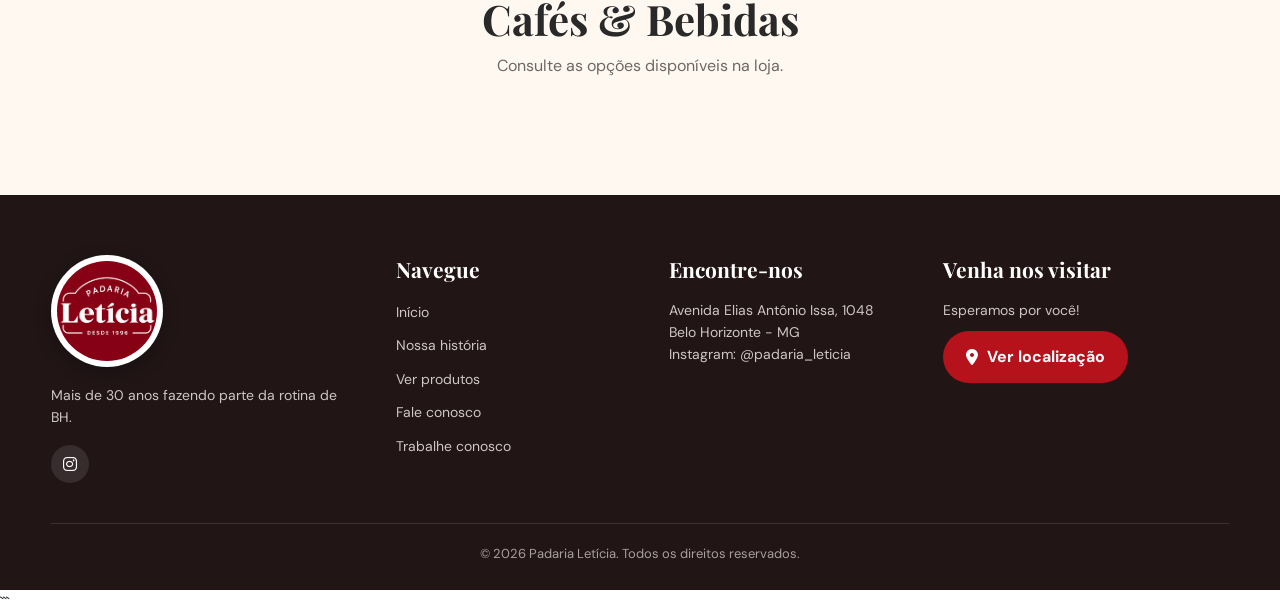
<file: produtos.html>
<!DOCTYPE html>
<html lang="pt-BR">

<head>

    <meta charset="UTF-8">

    <meta name="viewport" content="width=device-width, initial-scale=1.0">

    <meta name="description"
        content="Conheça os produtos da Padaria Letícia: pães, bolos, doces, salgados, cafés e bebidas em Belo Horizonte.">

    <meta name="theme-color" content="#b5121b">

    <title>Produtos | Padaria Letícia</title>


    <!-- GOOGLE FONTS -->

    <link rel="preconnect" href="https://fonts.googleapis.com">

    <link rel="preconnect"
        href="https://fonts.gstatic.com"
        crossorigin>

    <link
        href="https://fonts.googleapis.com/css2?family=DM+Sans:wght@400;500;600;700;800&family=Playfair+Display:wght@500;600;700&display=swap"
        rel="stylesheet">


    <!-- FONT AWESOME -->

    <link
        rel="stylesheet"
        href="https://cdnjs.cloudflare.com/ajax/libs/font-awesome/6.5.2/css/all.min.css">


    <!-- CSS -->

    <link rel="stylesheet" href="style.css">

</head>


<body>


    <!-- =====================================================
         BARRA SUPERIOR
    ====================================================== -->

    <div class="topbar">

        <div class="container">

            <span>
                <i class="fa-solid fa-location-dot"></i>
                Belo Horizonte - MG
            </span>

            <span class="clock">
                <i class="fa-regular fa-clock"></i>
                Venha nos visitar!
            </span>

        </div>

    </div>



    <!-- =====================================================
         CABEÇALHO
    ====================================================== -->

    <header>

        <div class="container header">


            <!-- MENU ESQUERDO -->

            <nav class="nav-left">

                <a href="index.html">
                    Início
                </a>

                <a href="historia.html">
                    Nossa história
                </a>

                <a href="produtos.html" class="active">
                    Ver produtos
                </a>

            </nav>



            <!-- LOGO CENTRAL -->

            <a class="logo" href="index.html">

                <img
                    src="images/logo-padaria.png"
                    alt="Padaria Letícia">

            </a>



            <!-- MENU DIREITO -->

            <nav class="nav-right">

                <a href="index.html#galeria">
                    Galeria
                </a>

                <a href="index.html#localizacao">
                    Visite-nos
                </a>

                <a href="contato.html">
                    Fale conosco
                </a>

            </nav>



            <!-- MENU MOBILE -->

            <button
                class="menu"
                aria-label="Abrir menu">

                <i class="fa-solid fa-bars"></i>

            </button>


        </div>

    </header>



    <!-- =====================================================
         CONTEÚDO PRINCIPAL
    ====================================================== -->

    <main>



        <!-- =================================================
             HERO
        ================================================== -->

        <section class="page-hero">

            <div>

                <div class="eyebrow">
                    Padaria Letícia
                </div>

                <h1>
                    Nossos produtos
                </h1>

                <p>
                    Sabores preparados com carinho para fazer parte
                    dos seus melhores momentos.
                </p>

            </div>

        </section>



        <!-- =================================================
             PÃES
        ================================================== -->

        <section
            class="section cream"
            id="paes">

            <div class="container">


                <div class="title">

                    <span>
                        Padaria
                    </span>

                    <h2>
                        Pães
                    </h2>

                    <p>
                        Pães fresquinhos para todos os momentos.
                    </p>

                </div>


                <div class="products">


                    <article class="card">

                        <div class="card-img">

                            <img
                                src="images/paes.jpeg"
                                alt="Pães fresquinhos da Padaria Letícia">

                        </div>

                        <div class="card-body">

                            <h3>
                                Pães fresquinhos
                            </h3>

                        </div>

                    </article>



                    <article class="card">

                        <div class="card-img">

                            <img
                                src="images/paoespecial.jpeg"
                                alt="Pães especiais da Padaria Letícia">

                        </div>

                        <div class="card-body">

                            <h3>
                                Pães especiais
                            </h3>

                        </div>

                    </article>


                    <article class="card">

                        <div class="card-img">

                            <img
                                src="images/pao1.jpeg"
                                alt="Pães especiais da Padaria Letícia">

                        </div>

                        <div class="card-body">

                            <h3>
                                Pães saborosos
                            </h3>

                        </div>

                    </article>

                </div>

            </div>

        </section>



        <!-- =================================================
             BOLOS
        ================================================== -->

        <section
            class="section"
            id="bolos">

            <div class="container">


                <div class="title">

                    <span>
                        Confeitaria
                    </span>

                    <h2>
                        Bolos
                    </h2>

                    <p>
                        Deliciosos bolos para deixar seus momentos ainda mais especiais.
                    </p>

                </div>



                <div class="products products-gallery">


                    <!-- BOLO 1 -->

                    <article class="card">

                        <div class="card-img">

                            <img
                                src="images/bolos.jpeg"
                                alt="Bolo da Padaria Letícia">

                        </div>

                        <div class="card-body">
                            <h3>Delícias da Confeitaria</h3>
                        </div>

                    </article>



                    <!-- BOLO 2 -->

                    <article class="card">

                        <div class="card-img">

                            <img
                                src="images/bolos+.jpeg"
                                alt="Bolo da Padaria Letícia">

                        </div>

                        <div class="card-body">
                            <h3>Sabores que Encantam</h3>
                        </div>

                    </article>



                    <!-- BOLO 3 -->

                    <article class="card">

                        <div class="card-img">

                            <img
                                src="images/tipos_de_bolos.jpeg"
                                alt="Bolo da Padaria Letícia">

                        </div>

                        <div class="card-body">
                            <h3>Momentos Mais Doces</h3>
                        </div>

                    </article>



                    <!-- BOLO 4 -->

                    <article class="card">

                        <div class="card-img">

                            <img
                                src="images/bolo2.jpeg"
                                alt="Bolo da Padaria Letícia">

                        </div>

                        <div class="card-body">
                            <h3>Feitos com Carinho</h3>
                        </div>

                    </article>



                    <!-- BOLO 5 -->

                    <article class="card">

                        <div class="card-img">

                            <img
                                src="images/bolos (2).jpeg"
                                alt="Bolo da Padaria Letícia">

                        </div>

                        <div class="card-body">
                            <h3>Especialidades da Casa</h3>
                        </div>

                    </article>



                    <!-- BOLO 6 -->

                    <article class="card">

                        <div class="card-img">

                            <img
                                src="images/bolo4.jpeg"
                                alt="Bolo da Padaria Letícia">

                        </div>

                        <div class="card-body">
                            <h3>Uma Fatia de Carinho</h3>
                        </div>

                    </article>



                    <!-- BOLO 7 -->

                    <article class="card">

                        <div class="card-img">

                            <img
                                src="images/tipos_de_bolos.jpeg"
                                alt="Bolo da Padaria Letícia">

                        </div>

                        <div class="card-body">
                            <h3>Para Adoçar o Dia</h3>
                        </div>

                    </article>



                    <!-- BOLO 8 -->

                    <article class="card">

                        <div class="card-img">

                            <img
                                src="images/bolo5.jpeg"
                                alt="Bolo da Padaria Letícia">

                        </div>

                        <div class="card-body">
                            <h3>Do Jeito que Você Gosta</h3>
                        </div>

                    </article>


                </div>

            </div>

        </section>



        <!-- =================================================
             DOCES
        ================================================== -->

        <section
            class="section cream"
            id="doces">

            <div class="container">


                <div class="title">

                    <span>
                        Confeitaria
                    </span>

                    <h2>
                        Doces
                    </h2>

                    <p>
                        Doces e sobremesas preparados para adoçar o seu dia.
                    </p>

                </div>



                <div class="products products-gallery">


                    <!-- DOCE 1 -->

                    <article class="card">

                        <div class="card-img">

                            <img
                                src="images/doce1.jpeg"
                                alt="Doce da Padaria Letícia">

                        </div>

                        <div class="card-body">
                            <h3>Tentação de Chocolate</h3>
                        </div>

                    </article>



                    <!-- DOCE 2 -->

                    <article class="card">

                        <div class="card-img">

                            <img
                                src="images/doce8.jpeg"
                                alt="Doce da Padaria Letícia">

                        </div>

                        <div class="card-body">
                            <h3>Doçura que Surpreende</h3>
                        </div>

                    </article>



                    <!-- DOCE 3 -->

                    <article class="card">

                        <div class="card-img">

                            <img
                                src="images/doce3.jpeg"
                                alt="Doce da Padaria Letícia">

                        </div>

                        <div class="card-body">
                            <h3>Um Pedacinho de Felicidade</h3>
                        </div>

                    </article>



                    <!-- DOCE 4 -->

                    <article class="card">

                        <div class="card-img">

                            <img
                                src="images/doce4.jpeg"
                                alt="Doce da Padaria Letícia">

                        </div>

                        <div class="card-body">
                            <h3>Encanto em Cada Camada</h3>
                        </div>

                    </article>



                    <!-- DOCE 5 -->

                    <article class="card">

                        <div class="card-img">

                            <img
                                src="images/Doce6.jpg"
                                alt="Doce da Padaria Letícia">

                        </div>

                        <div class="card-body">
                            <h3>Aquele Doce Irresistível</h3>
                        </div>

                    </article>



                    <!-- DOCE 6 -->

                    <article class="card">

                        <div class="card-img">

                            <img
                                src="images/doce2.jpeg"
                                alt="Doce da Padaria Letícia">

                        </div>

                        <div class="card-body">
                            <h3>Carinho em Forma de Doce</h3>
                        </div>

                    </article>



                    <!-- DOCE 7 -->

                    <article class="card">

                        <div class="card-img">

                            <img
                                src="images/doce7.jpeg"
                                alt="Doce da Padaria Letícia">

                        </div>

                        <div class="card-body">
                            <h3>Para Comer com os Olhos</h3>
                        </div>

                    </article>



                    <!-- DOCE 8 -->

                    <article class="card">

                        <div class="card-img">

                            <img
                                src="images/pudim.jpeg"
                                alt="Doce da Padaria Letícia">

                        </div>

                        <div class="card-body">
                            <h3>O Final Perfeito</h3>
                        </div>

                    </article>


                </div>

            </div>

        </section>



        <!-- =================================================
             ROSCA
        ================================================== -->

        <section
            class="section cream"
            id="roscas">

            <div class="container">


                <div class="title">

                    <span>
                        Confeitaria
                    </span>

                    <h2>
                        Roscas
                    </h2>

                    <p>
                        Roscas preparadas para adoçar o seu dia.
                    </p>

                </div>



                <div class="products products-gallery">


                    <!-- ROSCA 1 -->

                    <article class="card">

                        <div class="card-img">

                            <img
                                src="images/rosca.jpeg"
                                alt="Doce da Padaria Letícia">

                        </div>

                        <div class="card-body">
                            <h3>Tentação de Chocolate</h3>
                        </div>

                    </article>



                    <!-- ROSCA 2 -->

                    <article class="card">

                        <div class="card-img">

                            <img
                                src="images/rosca1.jpeg"
                                alt="Doce da Padaria Letícia">

                        </div>

                        <div class="card-body">
                            <h3>Doçura que Surpreende</h3>
                        </div>

                    </article>



                    <!-- ROSCA 3 -->

                    <article class="card">

                        <div class="card-img">

                            <img
                                src="images/rosca2.jpeg"
                                alt="Doce da Padaria Letícia">

                        </div>

                        <div class="card-body">
                            <h3>Um Pedacinho de Felicidade</h3>
                        </div>

                    </article>



                    <!-- ROSCA 4 -->

                    <article class="card">

                        <div class="card-img">

                            <img
                                src="images/rosca3.jpeg"
                                alt="Doce da Padaria Letícia">

                        </div>

                        <div class="card-body">
                            <h3>Encanto em Cada Camada</h3>
                        </div>

                    </article>



                    <!-- ROSCA 5 -->

                    <article class="card">

                        <div class="card-img">

                            <img
                                src="images/rosca4.jpeg"
                                alt="Doce da Padaria Letícia">

                        </div>

                        <div class="card-body">
                            <h3>Aquele Doce Irresistível</h3>
                        </div>

                    </article>



                    <!-- ROSCA 6 -->

                    <article class="card">

                        <div class="card-img">

                            <img
                                src="images/rosca5.jpeg"
                                alt="Doce da Padaria Letícia">

                        </div>

                        <div class="card-body">
                            <h3>Carinho em Forma de Doce</h3>
                        </div>

                    </article>



                    <!-- ROSCA 7 -->

                    <article class="card">

                        <div class="card-img">

                            <img
                                src="images/doce1.jpeg"
                                alt="Doce da Padaria Letícia">

                        </div>

                        <div class="card-body">
                            <h3>Para Comer com os Olhos</h3>
                        </div>

                    </article>



                    <!-- ROSCA 8 -->

                    <article class="card">

                        <div class="card-img">

                            <img
                                src="images/pao1.jpeg"
                                alt="Doce da Padaria Letícia">

                        </div>

                        <div class="card-body">
                            <h3>O Final Perfeito</h3>
                        </div>

                    </article>


                </div>

            </div>

        </section>

        <!-- =================================================
             SALGADOS
        ================================================== -->

        <section
            class="section"
            id="salgados">

            <div class="container">


                <div class="title">

                    <span>
                        Lanches
                    </span>

                    <h2>
                        Salgados
                    </h2>

                    <p>
                        Opções deliciosas para o seu lanche ou para suas comemorações.
                    </p>

                </div>



                <div class="products products-gallery">


                    <!-- SALGADO 1 -->

                    <article class="card">

                        <div class="card-img">

                            <img
                                src="images/salgado.png"
                                alt="Salgado da Padaria Letícia">

                        </div>

                        <div class="card-body">
                            <h3>Sabor que Aconchega</h3>
                        </div>

                    </article>



                    <!-- SALGADO 2 -->

                    <article class="card">

                        <div class="card-img">

                            <img
                                src="images/salgado1.jpeg"
                                alt="Salgado da Padaria Letícia">

                        </div>

                        <div class="card-body">
                            <h3>Delícias Salgadas</h3>
                        </div>

                    </article>



                    <!-- SALGADO 3 -->

                    <article class="card">

                        <div class="card-img">

                            <img
                                src="images/salgados.jpeg"
                                alt="Salgado da Padaria Letícia">

                        </div>

                        <div class="card-body">
                            <h3>Clássicos da Padaria</h3>
                        </div>

                    </article>



                    <!-- SALGADO 4 -->

                    <article class="card">

                        <div class="card-img">

                            <img
                                src="images/salgado2.jpg"
                                alt="Salgado da Padaria Letícia">

                        </div>

                        <div class="card-body">
                            <h3>Tentação Salgada</h3>
                        </div>

                    </article>



                    <!-- SALGADO 5 -->

                    <article class="card">

                        <div class="card-img">

                            <img
                                src="images/salgado3.jpeg"
                                alt="Salgado da Padaria Letícia">

                        </div>

                        <div class="card-body">
                            <h3>Feitos para Saborear</h3>
                        </div>

                    </article>



                    <!-- SALGADO 6 -->

                    <article class="card">

                        <div class="card-img">

                            <img
                                src="images/salgado4.jpeg"
                                alt="Salgado da Padaria Letícia">

                        </div>

                        <div class="card-body">
                            <h3>Sabores que Encantam</h3>
                        </div>

                    </article>



                    <!-- SALGADO 7 -->

                    <article class="card">

                        <div class="card-img">

                            <img
                                src="images/salgado5.jpeg"
                                alt="Salgado da Padaria Letícia">

                        </div>

                        <div class="card-body">
                            <h3>Irresistíveis do Dia</h3>
                        </div>

                    </article>



                    <!-- SALGADO 8 -->

                    <article class="card">

                        <div class="card-img">

                            <img
                                src="images/salgado6.jpeg"
                                alt="Salgado da Padaria Letícia">

                        </div>

                        <div class="card-body">
                            <h3>Cantinho dos Salgados</h3>
                        </div>

                    </article>


                </div>

            </div>

        </section>



        <!-- =================================================
             CAFÉS E BEBIDAS
        ================================================== -->

        <section
            class="section cream"
            id="bebidas">

            <div class="container">

                <div class="title">

                    <span>
                        Café
                    </span>

                    <h2>
                        Cafés &amp; Bebidas
                    </h2>

                    <p>
                        Consulte as opções disponíveis na loja.
                    </p>

                </div>

            </div>

        </section>


    </main>



    <!-- =====================================================
         RODAPÉ
    ====================================================== -->

    <footer class="footer">

        <div class="container">


            <div class="footer-grid">


                <!-- COLUNA 1 -->

                <div>

                    <img
                        class="footer-logo"
                        src="images/logo-padaria.png"
                        alt="Padaria Letícia">

                    <p>
                        Mais de 30 anos fazendo parte da rotina de BH.
                    </p>


                    <div class="social">

                        <a
                            href="https://www.instagram.com/padaria_leticia_/"
                            target="_blank"
                            rel="noopener noreferrer"
                            aria-label="Instagram">

                            <i class="fa-brands fa-instagram"></i>

                        </a>

                    </div>

                </div>



                <!-- COLUNA 2 -->

                <div>

                    <h3>
                        Navegue
                    </h3>

                    <ul>

                        <li>
                            <a href="index.html">
                                Início
                            </a>
                        </li>

                        <li>
                            <a href="historia.html">
                                Nossa história
                            </a>
                        </li>

                        <li>
                            <a href="produtos.html">
                                Ver produtos
                            </a>
                        </li>

                        <li>
                            <a href="contato.html">
                                Fale conosco
                            </a>
                        </li>

                        <li>
                            <a href="trabalhe-conosco.html">
                                Trabalhe conosco
                            </a>
                        </li>

                    </ul>

                </div>



                <!-- COLUNA 3 -->

                <div>

                    <h3>
                        Encontre-nos
                    </h3>

                    <p>
                        Avenida Elias Antônio Issa, 1048
                    </p>

                    <p>
                        Belo Horizonte - MG
                    </p>

                    <p>
                        Instagram: @padaria_leticia
                    </p>

                </div>



                <!-- COLUNA 4 -->

                <div>

                    <h3>
                        Venha nos visitar
                    </h3>

                    <p>
                        Esperamos por você!
                    </p>

                    <a
                        class="btn btn-red"
                        style="margin-top:10px"
                        href="index.html#localizacao">

                        <i class="fa-solid fa-location-dot"></i>

                        Ver localização

                    </a>

                </div>


            </div>



            <!-- COPYRIGHT -->

            <div class="bottom">

                © 2026 Padaria Letícia.
                Todos os direitos reservados.

            </div>


        </div>

    </footer>



    <!-- =====================================================
         BOTÃO WHATSAPP
    ====================================================== -->

    <a
        class="whatsapp"
        href="https://wa.me/553134583666"
        target="_blank"
        rel="noopener noreferrer"
        aria-label="WhatsApp">

        <i class="fa-brands fa-whatsapp"></i>

    </a>



    <!-- JAVASCRIPT -->

    <script src="script.js"></script>


</body>

</html>
```
</file>
<file: style.css>
/* =========================================================
   VARIÁVEIS
========================================================= */

:root {
    --red: #b5121b;
    --dark: #650b12;
    --dark-2: #7f0d14;

    --cream: #fff8f1;
    --beige: #f5e9df;

    --text: #292929;
    --muted: #6d6865;

    --white: #ffffff;

    --shadow: 0 10px 30px rgba(0, 0, 0, .08);
}


/* =========================================================
   RESET
========================================================= */

* {
    box-sizing: border-box;
    margin: 0;
    padding: 0;
}

html {
    scroll-behavior: smooth;
}

body {
    font-family: "DM Sans", Arial, sans-serif;
    color: var(--text);
    line-height: 1.6;
    background: #fff;
}

a {
    text-decoration: none;
    color: inherit;
}

img {
    max-width: 100%;
    display: block;
}

.container {
    width: min(1180px, 92%);
    margin: auto;
}


/* =========================================================
   BARRA SUPERIOR
========================================================= */

.topbar {
    background: var(--red);
    color: #fff;
    font-size: 13px;
}

.topbar .container {
    min-height: 38px;

    display: flex;
    justify-content: space-between;
    align-items: center;
}


/* =========================================================
   CABEÇALHO
   LOGO CENTRALIZADO
========================================================= */

header {
    background: #fff;

    position: sticky;
    top: 0;

    z-index: 1000;

    box-shadow: 0 3px 18px rgba(0, 0, 0, .08);
}

.header {
    min-height: 105px;

    display: grid;

    grid-template-columns: 1fr auto 1fr;

    align-items: center;

    gap: 20px;

    position: relative;
}


/* =========================================================
   LOGO CENTRAL
========================================================= */

.logo {
    grid-column: 2;
    grid-row: 1;

    width: 155px;

    display: flex;
    justify-content: center;
    align-items: center;

    text-decoration: none;

    z-index: 2;
}

.logo img {
    width: 100%;
    height: auto;
}


/* =========================================================
   MENU ESQUERDO
========================================================= */

.nav-left {
    grid-column: 1;

    display: flex;

    justify-content: flex-end;

    align-items: center;

    gap: 22px;
}


/* =========================================================
   MENU DIREITO
========================================================= */

.nav-right {
    grid-column: 3;

    display: flex;

    justify-content: flex-start;

    align-items: center;

    gap: 22px;
}


/* =========================================================
   LINKS DO MENU
========================================================= */

.nav-left a,
.nav-right a {
    font-weight: 700;

    font-size: 14px;

    position: relative;

    color: #333;

    white-space: nowrap;

    transition: .25s;
}


/* linha abaixo */

.nav-left a::after,
.nav-right a::after {
    content: "";

    position: absolute;

    left: 0;

    bottom: -7px;

    width: 0;

    height: 2px;

    background: var(--red);

    transition: .25s;
}


/* hover */

.nav-left a:hover,
.nav-right a:hover {
    color: var(--red);
}

.nav-left a:hover::after,
.nav-right a:hover::after {
    width: 100%;
}


/* link da página atual */

.nav-left a.active,
.nav-right a.active {
    color: var(--red);
}

.nav-left a.active::after,
.nav-right a.active::after {
    width: 100%;
}


/* =========================================================
   BOTÃO MENU CELULAR
========================================================= */

.menu {
    display: none;

    background: none;

    border: 0;

    color: var(--red);

    font-size: 27px;

    cursor: pointer;
}


/* =========================================================
   BOTÕES
========================================================= */

.btn {
    display: inline-flex;

    align-items: center;

    justify-content: center;

    gap: 9px;

    padding: 13px 23px;

    border-radius: 30px;

    font-weight: 700;

    border: 0;

    cursor: pointer;

    transition: .25s;
}

.btn-red {
    background: var(--red);

    color: #fff;
}

.btn-red:hover {
    background: var(--dark-2);

    transform: translateY(-2px);
}

.btn-white {
    background: #fff;

    color: var(--red);
}

.btn-white:hover {
    background: #f4f4f4;

    transform: translateY(-2px);
}


/* =========================================================
   BOTÃO CONTORNO BRANCO
========================================================= */

.btn-outline-white {
    display: inline-flex;

    align-items: center;

    justify-content: center;

    gap: 9px;

    padding: 12px 23px;

    border-radius: 30px;

    border: 1px solid rgba(255, 255, 255, .75);

    color: #fff;

    font-weight: 700;

    transition: .25s;
}

.btn-outline-white:hover {
    background: rgba(255, 255, 255, .12);

    color: #fff;

    transform: translateY(-2px);
}


/* =========================================================
   HERO / PÁGINA INICIAL
========================================================= */

.hero {
    background: var(--dark);

    color: #fff;

    overflow: hidden;
}

.hero-content {
    min-height: 430px;

    display: grid;

    grid-template-columns: 1fr .85fr;

    align-items: center;

    gap: 40px;

    padding-top: 30px;

    padding-bottom: 30px;
}


/* =========================================================
   TEXTO DO HERO
========================================================= */

.hero-text {
    max-width: 650px;
}

.eyebrow {
    text-transform: uppercase;

    letter-spacing: 2.5px;

    font-size: 13px;

    font-weight: 800;

    color: #ffd8d8;
}

.hero .eyebrow {
    margin-bottom: 15px;
}

.hero h1 {
    font:
        700 clamp(38px, 4.2vw, 56px) / 1.06
        "Playfair Display",
        serif;

    margin: 8px 0 16px;

    color: #fff;
}

.hero h1 span {
    color: #f3c5c9;
}

.hero p {
    font-size: 16px;

    max-width: 540px;

    margin-bottom: 20px;

    color: #fff;

    opacity: .94;
}

.actions {
    display: flex;

    gap: 13px;

    flex-wrap: wrap;
}


/* =========================================================
   FOTO DO BOLO NO HERO
========================================================= */

.hero-image {
    width: 420px;
    justify-self: end;
}

.hero-image img {
    width: 420px;
    height: 280px;
    object-fit: cover;
    display: block;
    border-radius: 50%;

    box-shadow:
        0 20px 50px rgba(0, 0, 0, .30);
}



/* =========================================================
   SEÇÕES
========================================================= */

.section {
    padding: 78px 0;
}

.cream {
    background: var(--cream);
}

.beige {
    background: var(--beige);
}


/* =========================================================
   TÍTULOS
========================================================= */

.title {
    text-align: center;

    max-width: 720px;

    margin: 0 auto 38px;
}

.title span {
    color: var(--red);

    font-size: 13px;

    text-transform: uppercase;

    letter-spacing: 2px;

    font-weight: 800;
}

.title h2 {
    font:
        700 42px / 1.15
        "Playfair Display",
        serif;

    margin: 7px 0 10px;
}

.title p {
    color: var(--muted);
}


/* =========================================================
   CATEGORIAS
========================================================= */

.grid5 {
    display: grid;

    grid-template-columns: repeat(5, 1fr);

    gap: 15px;
}

.cat {
    background: #fff;

    border: 1px solid #f0dfd2;

    border-radius: 14px;

    padding: 28px 12px;

    text-align: center;

    font-weight: 700;

    transition: .25s;
}

.cat i {
    display: block;

    font-size: 31px;

    color: var(--red);

    margin-bottom: 12px;
}

.cat:hover {
    background: var(--red);

    color: #fff;

    transform: translateY(-4px);
}

.cat:hover i {
    color: #fff;
}


/* =========================================================
   PRODUTOS
========================================================= */

.products {
    display: grid;

    grid-template-columns: repeat(4, 1fr);

    gap: 22px;
}

.card {
    background: #fff;

    border-radius: 15px;

    overflow: hidden;

    box-shadow: 0 4px 20px rgba(0, 0, 0, .06);
}

.card-img {
    height: 215px;

    overflow: hidden;

    position: relative;
}

.card-img img {
    width: 100%;

    height: 100%;

    object-fit: cover;

    transition: .4s;
}

.card:hover img {
    transform: scale(1.06);
}

.tag {
    position: absolute;

    top: 12px;

    left: 12px;

    background: var(--red);

    color: #fff;

    padding: 4px 10px;

    border-radius: 20px;

    font-size: 11px;

    font-weight: 800;
}

.card-body {
    padding: 18px;
}

.card h3 {
    font:
        700 21px
        "Playfair Display",
        serif;
}

.card p {
    color: var(--muted);

    font-size: 14px;

    margin: 5px 0 15px;
}

.link {
    color: var(--red);

    font-weight: 800;

    font-size: 14px;
}


/* =========================================================
   BANNER
========================================================= */

.banner {
    display: grid;

    grid-template-columns: 1fr 1fr;

    overflow: hidden;

    border-radius: 20px;

    background: var(--red);

    color: #fff;

    /* cria um pequeno respiro entre a imagem e as bordas */
    gap: 0;
}

.banner-img {
    min-height: 420px;

    /* deixa a foto mais centralizada entre a borda e o texto */
    padding: 22px 0 22px 28px;

    display: flex;
    align-items: center;
}

.banner-img img {
    width: 100%;
    height: 376px;

    object-fit: cover;
    object-position: center;

    display: block;

    border-radius: 16px;
}

.banner-body {
    padding: 55px;

    display: flex;

    justify-content: center;

    flex-direction: column;
}

.banner-body h2 {
    font:
        700 42px / 1.15
        "Playfair Display",
        serif;

    margin: 10px 0 17px;
}

.banner-body p {
    color: #fff;

    margin-bottom: 25px;
}


/* =========================================================
   SOBRE
========================================================= */

.about {
    display: grid;

    grid-template-columns: .9fr 1.1fr;

    gap: 65px;

    align-items: center;
}

.about img {
    height: 500px;

    width: 100%;

    object-fit: cover;

    border-radius: 20px;
}

.about h2 {
    font:
        700 45px / 1.15
        "Playfair Display",
        serif;

    margin: 10px 0 18px;
}

.about p {
    color: var(--muted);

    margin-bottom: 15px;
}

.checks {
    list-style: none;

    margin: 22px 0;
}

.checks li {
    margin: 9px 0;

    font-weight: 700;
}

.checks i {
    color: var(--red);

    margin-right: 8px;
}


/* =========================================================
   PASSOS
========================================================= */

.steps {
    display: grid;

    grid-template-columns: repeat(3, 1fr);

    gap: 25px;
}

.step {
    background: #fff;

    padding: 32px;

    border-radius: 15px;

    text-align: center;
}

.num {
    width: 55px;

    height: 55px;

    border-radius: 50%;

    background: var(--red);

    color: #fff;

    display: grid;

    place-items: center;

    margin: 0 auto 17px;

    font-weight: 800;
}

.step h3 {
    font:
        700 22px
        "Playfair Display",
        serif;

    margin-bottom: 7px;
}

.step p {
    color: var(--muted);

    font-size: 14px;
}


/* =========================================================
   GALERIA
========================================================= */

.gallery {
    display: grid;

    grid-template-columns: repeat(4, 1fr);

    grid-auto-rows: 210px;

    gap: 15px;
}

.gallery div {
    overflow: hidden;

    border-radius: 12px;
}

.gallery div:first-child {
    grid-row: span 2;
}

.gallery img {
    width: 100%;

    height: 100%;

    object-fit: cover;

    transition: .4s;
}

.gallery div:hover img {
    transform: scale(1.07);
}


/* =========================================================
   LOCALIZAÇÃO
========================================================= */

.location {
    display: grid;

    grid-template-columns: .8fr 1.2fr;

    gap: 35px;
}

.info {
    background: var(--cream);

    padding: 38px;

    border-radius: 18px;
}

.info h2 {
    font:
        700 38px
        "Playfair Display",
        serif;

    margin-bottom: 23px;
}

.item {
    display: flex;

    gap: 13px;

    margin: 0 0 21px;
}

.icon {
    width: 43px;

    height: 43px;

    flex: none;

    border-radius: 50%;

    background: var(--red);

    color: #fff;

    display: grid;

    place-items: center;
}

.item strong {
    display: block;
}

.item p {
    color: var(--muted);

    font-size: 14px;
}

.map {
    min-height: 450px;

    border-radius: 18px;

    overflow: hidden;

    box-shadow: var(--shadow);
}

.map iframe {
    width: 100%;

    height: 100%;

    border: 0;
}


/* =========================================================
   INSTAGRAM
========================================================= */

.instagram {
    background: var(--red);

    color: #fff;

    text-align: center;
}

.instagram .title span {
    color: #ffd8d8;
}

.instagram .title h2 {
    color: #fff;
}

.instagram .title p {
    color: #fff;
}


/* =========================================================
   RODAPÉ
========================================================= */

.footer {
    background: #211516;

    color: #fff;

    padding: 60px 0 25px;
}

.footer-grid {
    display: grid;

    grid-template-columns:
        1.3fr 1fr 1fr 1.2fr;

    gap: 35px;
}

.footer-logo {
    width: 170px;

    background: #fff;

    padding: 8px;

    border-radius: 8px;

    margin-bottom: 17px;
}

.footer h3 {
    font:
        700 21px
        "Playfair Display",
        serif;

    margin-bottom: 16px;
}

.footer p,
.footer li a {
    color: #cfc6c6;

    font-size: 14px;
}

.footer li {
    list-style: none;

    margin: 8px 0;
}

.social {
    display: flex;

    gap: 9px;

    margin-top: 17px;
}

.social a {
    width: 38px;

    height: 38px;

    border-radius: 50%;

    background: rgba(255, 255, 255, .1);

    display: grid;

    place-items: center;

    transition: .25s;
}

.social a:hover {
    background: var(--red);

    transform: translateY(-2px);
}

.bottom {
    border-top: 1px solid rgba(255, 255, 255, .12);

    margin-top: 40px;

    padding-top: 20px;

    text-align: center;

    color: #a99f9f;

    font-size: 13px;
}


/* =========================================================
   PÁGINAS INTERNAS
   FUNDO VERMELHO - MESMO PADRÃO DA IDENTIDADE
========================================================= */

.page-hero {
    background: var(--dark);

    min-height: 330px;

    display: grid;

    place-items: center;

    text-align: center;

    color: #fff;

    padding: 50px 20px;
}

.page-hero .eyebrow {
    color: #ffd8d8;

    margin-bottom: 12px;
}

.page-hero h1 {
    font:
        700 clamp(42px, 5vw, 58px) / 1.1
        "Playfair Display",
        serif;

    color: #fff;

    margin: 0;
}

.page-hero p {
    max-width: 650px;

    margin: 16px auto 0;

    color: rgba(255, 255, 255, .9);

    font-size: 17px;
}


/* =========================================================
   ÁREA DE CONTATO
========================================================= */

.contact-section {
    background: var(--cream);
}

.contact-grid {
    display: grid;

    grid-template-columns: .85fr 1.15fr;

    gap: 55px;

    align-items: start;
}


/* =========================================================
   INFORMAÇÕES DE CONTATO
========================================================= */

.contact-info {
    padding-top: 15px;
}

.contact-info .title {
    text-align: left;

    margin: 0 0 30px;
}

.contact-info .title h2 {
    font-size: 40px;
}

.contact-info .title p {
    line-height: 1.7;
}


/* =========================================================
   CARDS DE CONTATO
========================================================= */

.contact-card {
    display: flex;

    align-items: center;

    gap: 15px;

    background: #fff;

    padding: 17px 18px;

    margin-bottom: 13px;

    border-radius: 13px;

    box-shadow: 0 4px 18px rgba(0, 0, 0, .05);

    border: 1px solid #f0dfd2;

    transition: .25s;
}

.contact-card:hover {
    transform: translateY(-3px);

    box-shadow: 0 8px 25px rgba(0, 0, 0, .08);

    border-color: #e6c8bd;
}

.contact-icon {
    width: 46px;

    height: 46px;

    flex: none;

    border-radius: 50%;

    background: var(--red);

    color: #fff;

    display: grid;

    place-items: center;

    font-size: 20px;
}

.contact-card strong {
    display: block;

    font-size: 16px;

    margin-bottom: 2px;
}

.contact-card span {
    display: block;

    color: var(--muted);

    font-size: 14px;
}


/* =========================================================
   FORMULÁRIO
========================================================= */

.contact-form-box {
    background: #fff;

    padding: 35px;

    border-radius: 20px;

    box-shadow: var(--shadow);
}

.form {
    max-width: 760px;

    margin: auto;

    background: #fff;
}

.form-grid {
    display: grid;

    grid-template-columns: 1fr 1fr;

    gap: 17px;
}

.field {
    display: flex;

    flex-direction: column;

    gap: 6px;
}

.field.full {
    grid-column: 1 / -1;
}

.field label {
    font-weight: 700;

    font-size: 14px;
}

.field input,
.field textarea,
.field select {
    width: 100%;

    padding: 13px 14px;

    border: 1px solid #ddd;

    border-radius: 9px;

    font: inherit;

    color: var(--text);

    background: #fff;

    outline: none;

    transition: .2s;
}

.field input:focus,
.field textarea:focus,
.field select:focus {
    border-color: var(--red);

    box-shadow: 0 0 0 3px rgba(181, 18, 27, .08);
}

.field textarea {
    min-height: 160px;

    resize: vertical;
}

.form-button {
    margin-top: 5px;
}


/* =========================================================
   WHATSAPP
========================================================= */

.whatsapp {
    position: fixed;

    right: 20px;

    bottom: 20px;

    width: 58px;

    height: 58px;

    border-radius: 50%;

    background: #25d366;

    color: #fff;

    display: grid;

    place-items: center;

    font-size: 28px;

    z-index: 2000;

    box-shadow: 0 5px 20px rgba(0, 0, 0, .2);

    transition: .25s;
}

.whatsapp:hover {
    transform: translateY(-3px);

    box-shadow: 0 8px 25px rgba(0, 0, 0, .25);
}


/* =========================================================
   TABLET
========================================================= */

@media (max-width: 1100px) {

    .nav-left,
    .nav-right {
        gap: 14px;
    }

    .nav-left a,
    .nav-right a {
        font-size: 13px;
    }

    .header {
        gap: 15px;
    }

    .logo {
        width: 140px;
    }
}


/* =========================================================
   TABLET MENOR
========================================================= */

@media (max-width: 1000px) {

    .products {
        grid-template-columns: repeat(2, 1fr);
    }

    .grid5 {
        grid-template-columns: repeat(3, 1fr);
    }

    .footer-grid {
        grid-template-columns: repeat(2, 1fr);
    }

    .hero-content {
        gap: 40px;
    }

    .hero-image img {
        height: 430px;
    }

    .contact-grid {
        gap: 35px;
    }
}


/* =========================================================
   CELULAR / TABLET PEQUENO
========================================================= */

@media (max-width: 900px) {

    /* CABEÇALHO */

    .header {
        min-height: 85px;

        grid-template-columns: 1fr auto;

        position: relative;
    }

    .logo {
        grid-column: 1;

        grid-row: 1;

        justify-content: flex-start;

        width: 125px;
    }

    .nav-left,
    .nav-right {
        display: none;
    }

    .menu {
        display: block;

        grid-column: 2;

        grid-row: 1;
    }


    /* HERO */

    .hero-content {
        grid-template-columns: 1fr;

        gap: 24px;

        min-height: auto;

        padding-top: 30px;

        padding-bottom: 30px;
    }

    .hero-text {
        max-width: 100%;

        text-align: center;
    }

    .hero p {
        margin-left: auto;

        margin-right: auto;
    }

    .actions {
        justify-content: center;

        flex-wrap: wrap;
    }

    .hero-image {
        max-width: 500px;

        width: 100%;

        justify-self: center;
    }

    .hero-image img {
        height: 230px;
    }


    /* CONTATO */

    .contact-grid {
        grid-template-columns: 1fr;

        gap: 35px;
    }

    .contact-info .title {
        text-align: center;
    }

    .contact-form-box {
        padding: 28px;
    }
}


/* =========================================================
   CELULAR
========================================================= */

@media (max-width: 760px) {

    .header {
        min-height: 76px;
    }

    .logo {
        width: 125px;
    }


    /* MENU MOBILE */

    nav {
        display: none;

        position: absolute;

        top: 76px;

        left: 0;

        width: 100%;

        background: #fff;

        flex-direction: column;

        padding: 25px;

        gap: 20px;

        box-shadow: 0 10px 20px rgba(0, 0, 0, .08);
    }

    nav.active {
        display: flex;
    }


    /* HERO */

    .hero {
        min-height: auto;
    }

    .hero h1 {
        font-size: 38px;
    }


    /* PÁGINAS INTERNAS */

    .page-hero {
        min-height: 280px;

        padding: 45px 20px;
    }

    .page-hero h1 {
        font-size: 42px;
    }

    .page-hero p {
        font-size: 15px;
    }


    /* TÍTULOS */

    .title h2 {
        font-size: 34px;
    }


    /* GRIDS */

    .grid5,
    .products,
    .steps,
    .about,
    .location,
    .banner,
    .footer-grid {
        grid-template-columns: 1fr;
    }


    /* BANNER */

    .banner-img {
        min-height: 280px;
        padding: 15px 15px 0 15px;
    }

    .banner-img img {
        height: 250px;
        border-radius: 14px;
    }

    .banner-body {
        padding: 35px 25px;
    }


    /* SOBRE */

    .about img {
        height: 350px;
    }


    /* GALERIA */

    .gallery {
        grid-template-columns: repeat(2, 1fr);

        grid-auto-rows: 160px;
    }

    .gallery div:first-child {
        grid-row: span 1;
    }


    /* LOCALIZAÇÃO */

    .map {
        min-height: 350px;
    }


    /* FORM */

    .form-grid {
        grid-template-columns: 1fr;
    }

    .field.full {
        grid-column: auto;
    }

    .contact-form-box {
        padding: 23px;
    }


    /* BARRA SUPERIOR */

    .topbar .container {
        justify-content: center;
    }

    .topbar .clock {
        display: none;
    }
}


/* =========================================================
   CELULAR MUITO PEQUENO
========================================================= */

@media (max-width: 500px) {

    .hero h1 {
        font-size: 34px;
    }

    .hero p {
        font-size: 16px;
    }

    .hero-image img {
        height: 210px;

        border-radius: 14px;
    }

    .actions {
        flex-direction: column;

        align-items: center;
    }

    .actions .btn,
    .actions .btn-outline-white {
        width: 100%;

        justify-content: center;

        max-width: 300px;
    }

    .section {
        padding: 60px 0;
    }

    .title h2 {
        font-size: 30px;
    }

    .info {
        padding: 28px 22px;
    }

    .info h2 {
        font-size: 32px;
    }

    .contact-form-box {
        padding: 20px;
    }

    .contact-info .title h2 {
        font-size: 32px;
    }

    .whatsapp {
        width: 52px;

        height: 52px;

        right: 15px;

        bottom: 15px;
    }
}

/* =========================================================
   HERO — AJUSTE FINAL DE TAMANHO
   Mantém o mesmo design; reduz somente o bloco para caber
   inteiro na primeira tela, sem precisar rolar.
========================================================= */
.hero {
    position: relative;
    min-height: 400px;
    height: 400px;
    background:
        radial-gradient(circle at 15% 20%, rgba(255,255,255,.08), transparent 32%),
        linear-gradient(115deg, #650b12 0%, #7f0d14 48%, #5b080f 100%);
    color: #fff;
    overflow: hidden;
    isolation: isolate;
}

.hero::before {
    content: "";
    position: absolute;
    inset: 0;
    pointer-events: none;
    background:
        linear-gradient(90deg, rgba(0,0,0,.12), transparent 42%),
        radial-gradient(circle at 80% 50%, rgba(255,255,255,.08), transparent 30%);
    z-index: -1;
}

.hero-content {
    width: min(1440px, 100%);
    height: 400px;
    min-height: 400px;
    margin: 0 auto;
    padding: 0;
    display: grid;
    grid-template-columns: minmax(400px, .92fr) minmax(480px, 1.08fr);
    gap: 0;
    align-items: stretch;
}

.hero-text {
    position: relative;
    z-index: 3;
    max-width: 680px;
    padding: 32px clamp(30px, 4vw, 65px) 32px max(4vw, 30px);
    display: flex;
    flex-direction: column;
    justify-content: center;
}

.hero .eyebrow {
    display: inline-flex;
    width: fit-content;
    align-items: center;
    gap: 9px;
    margin-bottom: 12px;
    color: #ffd9dc;
    font-size: 11px;
    letter-spacing: 2.5px;
    font-weight: 800;
    text-transform: uppercase;
}

.hero .eyebrow::before {
    content: "";
    width: 30px;
    height: 2px;
    border-radius: 99px;
    background: #f5c3c7;
}

.hero h1 {
    max-width: 610px;
    margin: 0 0 14px;
    color: #fff;
    font-family: "Playfair Display", serif;
    font-size: clamp(38px, 4.1vw, 56px);
    line-height: .99;
    letter-spacing: -1.2px;
}

.hero h1 span {
    display: block;
    color: #ffd4d7;
}

.hero p {
    max-width: 530px;
    margin: 0 0 18px;
    color: rgba(255,255,255,.88);
    font-size: 15px;
    line-height: 1.5;
}

.hero .actions {
    display: flex;
    align-items: center;
    gap: 11px;
    flex-wrap: wrap;
}

.hero .btn,
.hero .btn-outline-white {
    min-height: 44px;
    padding: 10px 19px;
    font-size: 14px;
}

.hero-image {
    position: relative;
    width: 100%;
    max-width: none;
    height: 400px;
    min-height: 400px;
    justify-self: stretch;
    overflow: hidden;
    isolation: isolate;
}

.hero-image::before {
    content: "";
    position: absolute;
    z-index: 2;
    inset: 0;
    pointer-events: none;
    background:
        linear-gradient(90deg, #650b12 0%, rgba(101,11,18,.72) 4%, rgba(101,11,18,.16) 20%, transparent 40%),
        linear-gradient(0deg, rgba(0,0,0,.25), transparent 38%, rgba(0,0,0,.08));
}

.hero-image::after {
    content: "";
    position: absolute;
    z-index: 3;
    width: 180px;
    height: 180px;
    right: -90px;
    bottom: -90px;
    border-radius: 50%;
    border: 1px solid rgba(255,255,255,.18);
    box-shadow: 0 0 0 22px rgba(255,255,255,.035), 0 0 0 44px rgba(255,255,255,.018);
    pointer-events: none;
}

.hero-image img {
    width: 100%;
    height: 400px;
    min-height: 400px;
    display: block;
    object-fit: cover;
    object-position: center center;
    border-radius: 0;
    box-shadow: none;
    transform: scale(1.015);
    transition: transform 1.1s cubic-bezier(.2,.7,.2,1), filter 1.1s ease;
    filter: saturate(1.05) contrast(1.03);
}

.hero-image:hover img {
    transform: scale(1.07);
    filter: saturate(1.12) contrast(1.04);
}

.hero-image .hero-photo-label {
    position: absolute;
    z-index: 5;
    right: 22px;
    bottom: 22px;
    padding: 8px 13px;
    border: 1px solid rgba(255,255,255,.28);
    border-radius: 999px;
    background: rgba(40,4,7,.38);
    color: #fff;
    font-size: 10px;
    font-weight: 800;
    letter-spacing: 1.2px;
    text-transform: uppercase;
    backdrop-filter: blur(10px);
    -webkit-backdrop-filter: blur(10px);
}

/* Em telas médias, mantém o mesmo desenho, apenas compacta mais. */
@media (max-width: 1100px) and (min-width: 901px) {
    .hero,
    .hero-content,
    .hero-image,
    .hero-image img {
        height: 390px;
        min-height: 390px;
    }

    .hero-content {
        grid-template-columns: minmax(350px, .9fr) minmax(400px, 1.1fr);
    }

    .hero-text {
        padding-left: 30px;
        padding-right: 30px;
    }

    .hero h1 {
        font-size: clamp(36px, 4.6vw, 50px);
    }
}

/* Tablet/celular: preserva o layout responsivo original. */
@media (max-width: 900px) {
    .hero,
    .hero-content {
        min-height: auto;
        height: auto;
    }

    .hero-content {
        width: 100%;
        display: grid;
        grid-template-columns: 1fr;
    }

    .hero-text {
        max-width: 850px;
        margin: 0 auto;
        padding: 48px 24px 35px;
        text-align: center;
        align-items: center;
    }

    .hero .eyebrow {
        justify-content: center;
    }

    .hero h1 {
        max-width: 720px;
    }

    .hero p {
        margin-left: auto;
        margin-right: auto;
    }

    .hero .actions {
        justify-content: center;
    }

    .hero-image {
        min-height: 300px;
        height: 300px;
    }

    .hero-image img {
        min-height: 300px;
        height: 300px;
        object-position: center center;
    }

    .hero-image::before {
        background: linear-gradient(0deg, rgba(101,11,18,.32), transparent 45%);
    }
}

@media (max-width: 600px) {
    .hero-text {
        padding: 40px 20px 30px;
    }

    .hero h1 {
        font-size: clamp(34px, 10vw, 45px);
        letter-spacing: -1px;
    }

    .hero p {
        font-size: 14px;
        line-height: 1.5;
    }

    .hero-image,
    .hero-image img {
        min-height: 270px;
        height: 270px;
    }
}

@media (max-width: 500px) {
    .hero-image,
    .hero-image img {
        min-height: 250px;
        height: 250px;
    }

    .hero .actions {
        flex-direction: column;
        width: 100%;
    }

    .hero .actions .btn,
    .hero .actions .btn-outline-white {
        width: 100%;
        max-width: 300px;
    }
}


/* =========================================================
   AJUSTE FINAL — PADRONIZAÇÃO DAS IMAGENS
   Mantém o layout existente e uniformiza o enquadramento.
========================================================= */

/* Impede que imagens ultrapassem seus respectivos blocos. */
img {
    max-width: 100%;
    display: block;
}

/* Fotos dos cards de produtos: mesma proporção e altura visual. */
.card-img {
    width: 100%;
    height: auto;
    aspect-ratio: 4 / 3;
    overflow: hidden;
    position: relative;
    background: var(--beige);
}

.card-img img {
    width: 100%;
    height: 100%;
    object-fit: cover;
    object-position: center;
    display: block;
    transition: transform .4s ease;
}

.card:hover .card-img img {
    transform: scale(1.05);
}

/* Imagem do banner: proporção consistente sem distorcer a foto. */
.banner-img {
    min-width: 0;
}

.banner-img img {
    width: 100%;
    height: 376px;
    object-fit: cover;
    object-position: center;
    display: block;
}

/* Foto da seção sobre a padaria. */
.about img {
    width: 100%;
    height: 460px;
    object-fit: cover;
    object-position: center;
    display: block;
}

/* Galeria: todos os espaços têm a mesma altura; fotos sem deformação. */
.gallery {
    grid-auto-rows: 220px;
    gap: 16px;
}

.gallery div {
    min-width: 0;
    min-height: 0;
    overflow: hidden;
}

.gallery img {
    width: 100%;
    height: 100%;
    object-fit: cover;
    object-position: center;
    display: block;
}

/* Hero: garante preenchimento correto da área da foto. */
.hero-image {
    min-width: 0;
    overflow: hidden;
}

.hero-image img {
    width: 100%;
    height: 100%;
    object-fit: cover;
    object-position: center;
    display: block;
}

/* Ajustes para tablets e celulares. */
@media (max-width: 900px) {
    .banner-img {
        min-height: auto;
        padding: 15px 15px 0;
    }

    .banner-img img {
        height: 300px;
    }

    .about img {
        height: 380px;
    }

    .gallery {
        grid-auto-rows: 190px;
    }
}

@media (max-width: 760px) {
    .banner-img img {
        height: 250px;
    }

    .about img {
        height: 330px;
    }

    .gallery {
        grid-template-columns: repeat(2, minmax(0, 1fr));
        grid-auto-rows: 165px;
        gap: 12px;
    }
}

@media (max-width: 500px) {
    .card-img {
        aspect-ratio: 4 / 3;
    }

    .gallery {
        grid-auto-rows: 145px;
    }

    .about img {
        height: 290px;
    }
}


/* =========================================================
   LOGO — ACABAMENTO MODERNO
   Alteração exclusiva da apresentação do logo.
========================================================= */

/* Logo central do cabeçalho: formato circular, borda delicada e sombra suave. */
.logo {
    width: 112px;
    height: 112px;
    padding: 5px;
    border-radius: 50%;
    overflow: hidden;
    background: #fff;
    border: 1px solid rgba(101, 11, 18, .12);
    box-shadow: 0 5px 18px rgba(40, 4, 7, .12);
    transition: transform .25s ease, box-shadow .25s ease;
}

.logo:hover {
    transform: translateY(-2px);
    box-shadow: 0 8px 22px rgba(40, 4, 7, .17);
}

.logo img {
    width: 100%;
    height: 100%;
    object-fit: cover;
    object-position: center;
    border-radius: 50%;
}

/* Logo do rodapé: mesma identidade visual, em tamanho proporcional. */
.footer-logo {
    width: 112px;
    height: 112px;
    padding: 5px;
    object-fit: cover;
    object-position: center;
    border-radius: 50%;
    background: #fff;
    border: 1px solid rgba(255, 255, 255, .35);
    box-shadow: 0 5px 18px rgba(0, 0, 0, .22);
    margin-bottom: 17px;
}

/* Mantém o logo bem dimensionado em tablets e celulares. */
@media (max-width: 1100px) {
    .logo {
        width: 104px;
        height: 104px;
    }
}

@media (max-width: 900px) {
    .logo {
        width: 88px;
        height: 88px;
        padding: 4px;
    }
}

@media (max-width: 760px) {
    .logo {
        width: 78px;
        height: 78px;
    }
}
</file>
